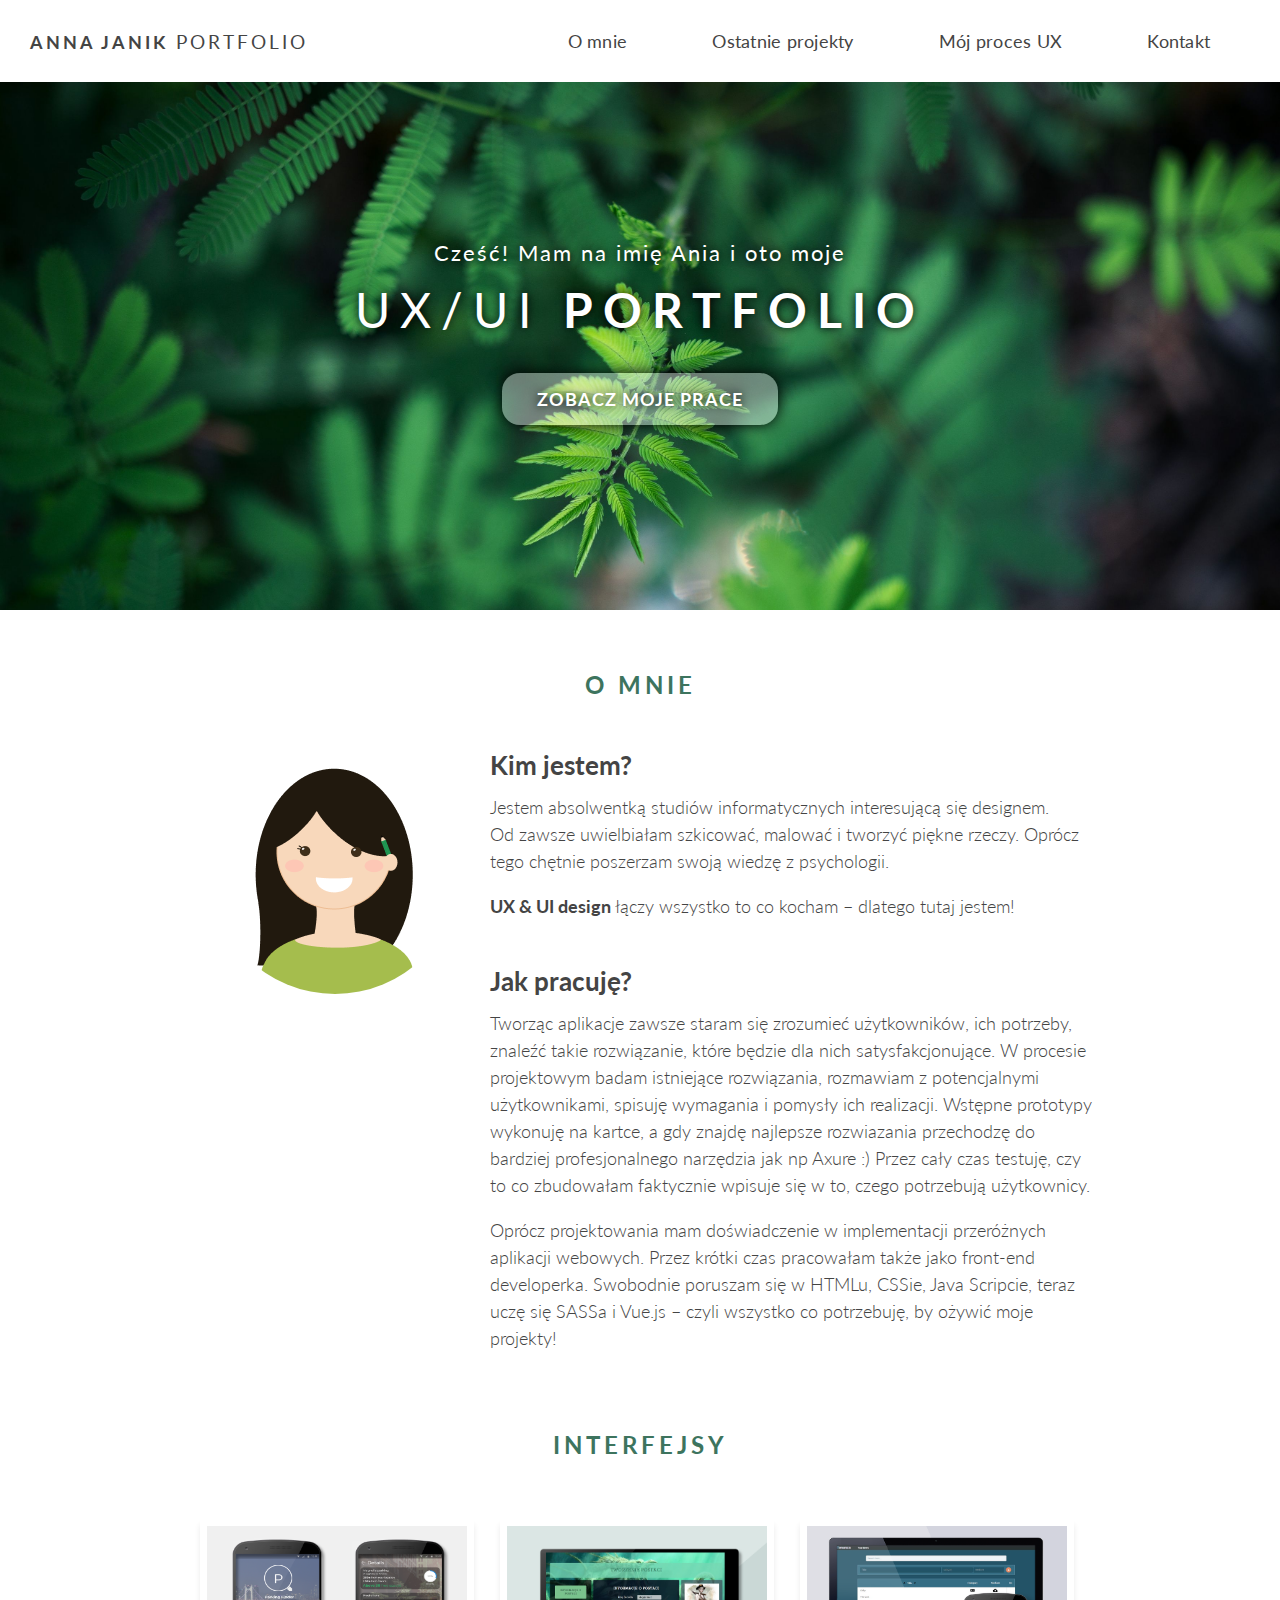
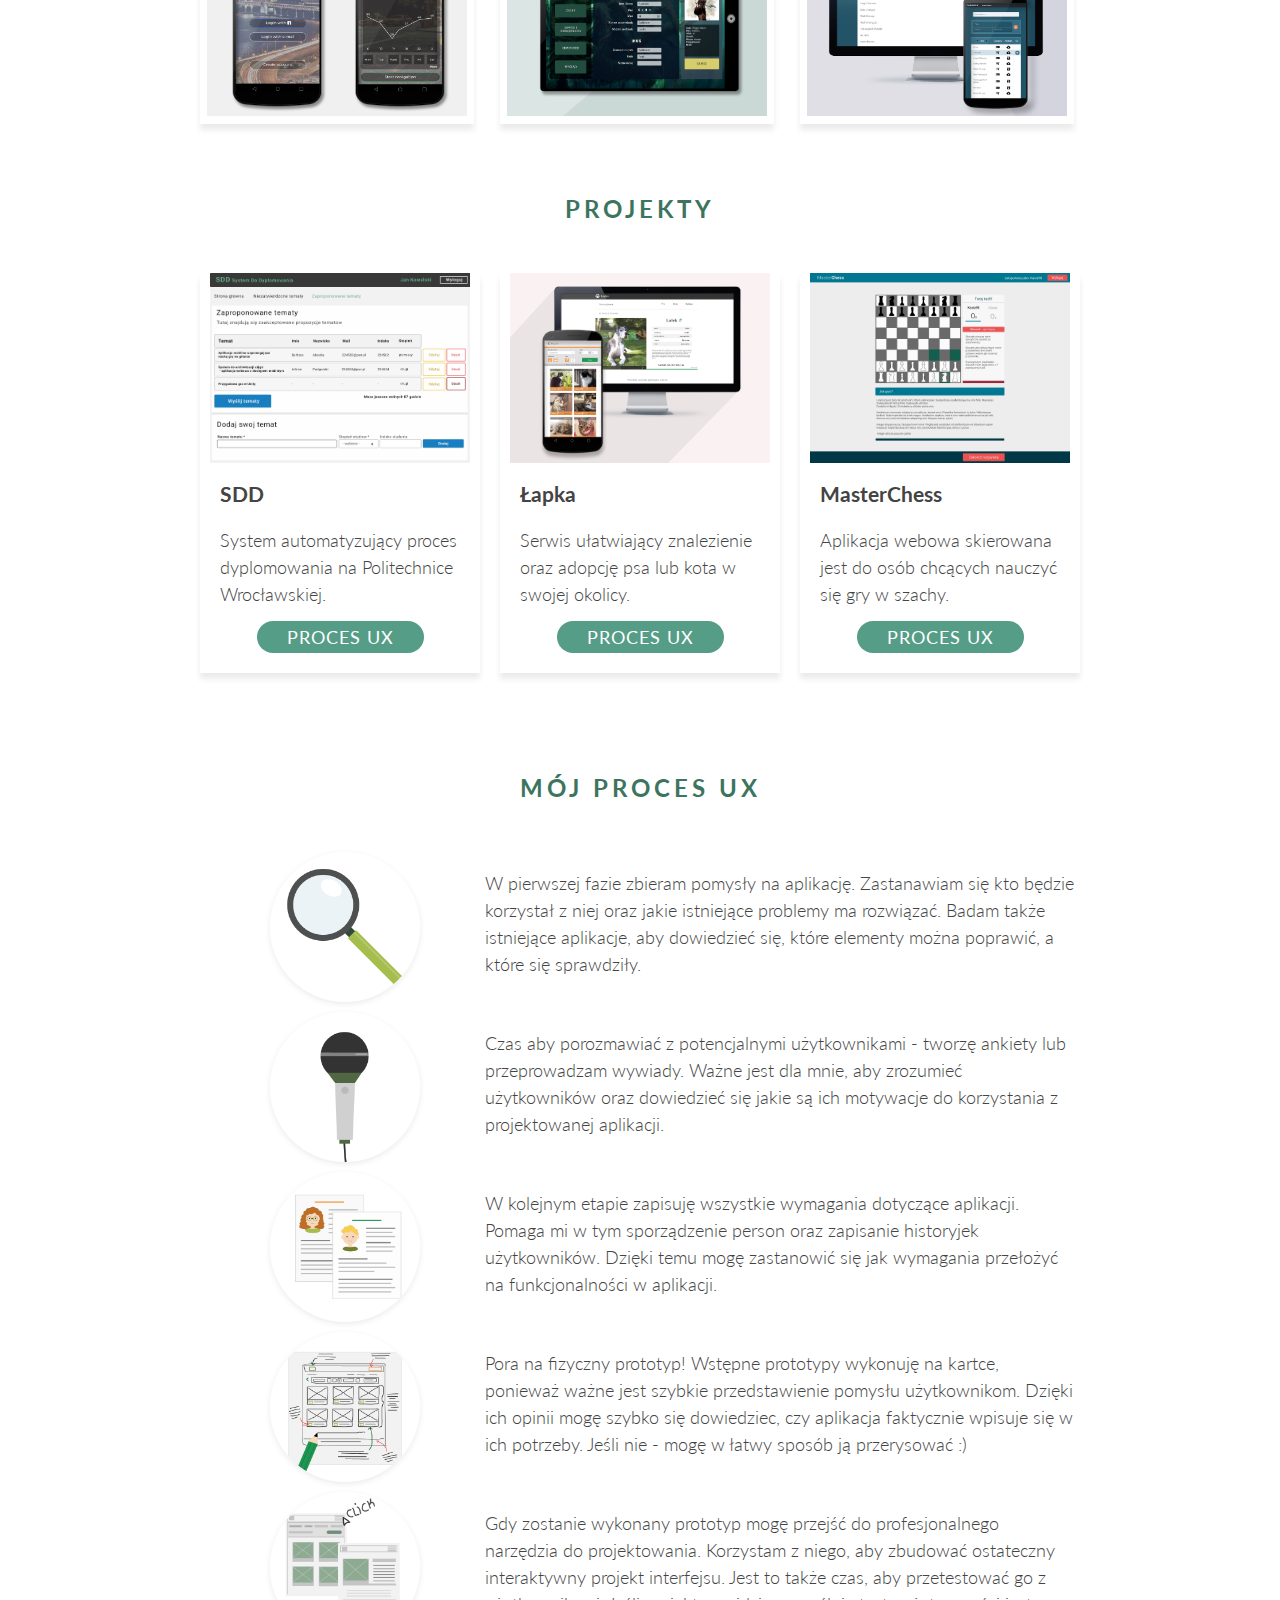
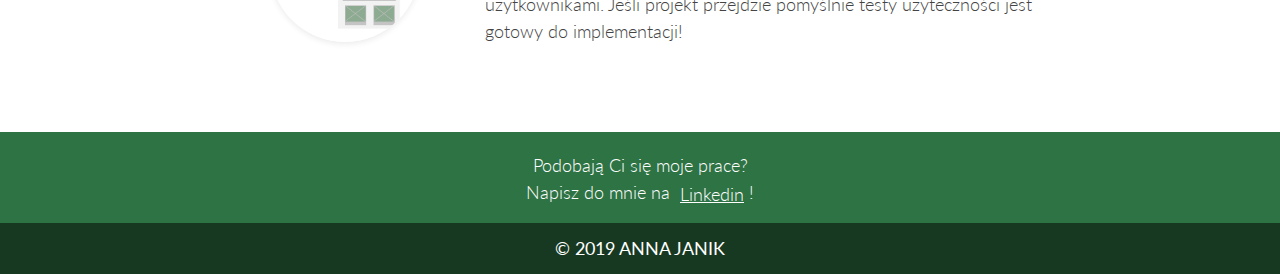
<file: index.html>
<!DOCTYPE  html>
<html lang='pl'>
<head>
	<meta charset='utf-8'>
	<title>Portfolio - Anna</title>
	<link href='static/styles.css' rel='stylesheet'/>
  <link href="https://fonts.googleapis.com/css?family=Roboto" rel="stylesheet">
	<link href="https://fonts.googleapis.com/css?family=Raleway" rel="stylesheet">
	<link href="https://fonts.googleapis.com/css?family=Lato:300,400,700,900" rel="stylesheet">
	<link href="https://fonts.googleapis.com/css?family=Lora:400,700|Montserrat:300,400,400i,500,600|Open+Sans:300,300i,400,600" rel="stylesheet">
	<script type="text/javascript">
	  var _paq = _paq || [];
	  _paq.push(['trackPageView']);
	  _paq.push(['enableLinkTracking']);
	  (function() {
	    var u="//stats11.mydevil.net/";
	    _paq.push(['setTrackerUrl', u+'piwik.php']);
	    _paq.push(['setSiteId', '301']);
	    var d=document, g=d.createElement('script'), s=d.getElementsByTagName('script')[0];
	    g.type='text/javascript'; g.async=true; g.defer=true; g.src=u+'piwik.js'; s.parentNode.insertBefore(g,s);
	  })();
	</script>
</head>
<body>
<!--<img src="https://stats11.mydevil.net/piwik.php?idsite=301&amp;rec=1&amp;action_name=portfolio" style="border:0" alt="" />--->
<div id="content">
  <div class="wrapper">
		<div class="box home">

			</nav>
			<div id="introduction">
				<nav class="home">
					<div class="top-links">
							<a id="me"><span class="bold">Anna Janik</span> portfolio</a>
								<a href="#about">O mnie</a>
								<a href="#design">Ostatnie projekty</a>
								<a href="#uxprocess">Mój proces UX</a>
								<a href="#contact">Kontakt</a>
					</div>
					<h1>Cześć! Mam na imię Ania i oto moje</h1>
					<h2>UX/UI <span class="bold uppercase">portfolio</span></h2>
					<div class="button"><a href="#design" class="button primary center uppercase">zobacz moje prace</a></div>
			</div>
		</div>

		<div id="about"><p class="hidden">about</p>
			<h3 id="h3-about" class="header uppercase">O mnie</h3>
			<div class="grid about">
				<img src="static/icons/avatar2.png" class="avatar"></img>
				<div class="who-i-am">
					<h4>Kim jestem?</h4>
					<p class="medium">
						Jestem absolwentką studiów informatycznych interesującą się designem.</br>
						Od zawsze uwielbiałam szkicować, malować i tworzyć piękne rzeczy.
						Oprócz tego chętnie poszerzam swoją wiedzę z psychologii.
					</p>
					<p class="medium">
						<span class="bold">UX & UI design</span> łączy wszystko to co kocham &ndash; dlatego tutaj jestem!
						<br><br>
					</p>
					<h4>Jak pracuję?</h4>
					<p class="medium">
						Tworząc aplikacje zawsze staram się zrozumieć użytkowników, ich potrzeby, znaleźć takie rozwiązanie,
						które będzie dla nich satysfakcjonujące. W procesie projektowym badam istniejące rozwiązania, rozmawiam
						z potencjalnymi użytkownikami, spisuję wymagania i pomysły ich realizacji. Wstępne prototypy wykonuję
						 na kartce, a gdy znajdę najlepsze rozwiazania przechodzę do bardziej profesjonalnego narzędzia
						 jak np Axure :) Przez cały czas testuję, czy to co zbudowałam faktycznie wpisuje się w to, czego potrzebują użytkownicy.
					</p>
						<!--<p class="medium">
						W większości projektów pracuję w zespole &ndash; nie tylko jako designerka.
						Często zajmuję się także projektowaniem oprogramowania:
						tworzę schematy baz danych, specyfikuję wymagania użytkowników, projektuję diagramy UML czy piszę scenariusze przypadków użycia.
						<br><br>
					</p>
				-->
					<p class="medium">
						Oprócz projektowania mam doświadczenie w implementacji przeróżnych aplikacji webowych.
						Przez krótki czas pracowałam także jako front-end developerka.
						Swobodnie poruszam się w HTMLu, CSSie, Java Scripcie, teraz uczę się SASSa i Vue.js &ndash;
						czyli wszystko co potrzebuję, by ożywić moje projekty!
					</p>
				</div>
			</div>
		</div>

		<div id="design"><p class="hidden ">design</p>
			<h3 class="header uppercase">Interfejsy</h3>
			<div class="grid design">

				<div id="myModal" class="modal">
					<span class="close">&times;</span>
					<div id="caption"></div>
				</div>

				<div class="design1">
						<img src="static/img/parking.png" class="image" onclick="zoomImg(1, 5)"></img>
				</div>
				<div class="design2">
						<img src="static/img/cthulhu.png" class="image" onclick="zoomImg(2, 4)"></img>
				</div>
				<div class="design3">
						<img src="static/img/bonanza.png" class="image" onclick="zoomImg(5, 4)"></img>
				</div>
			</div>

			<div id="design"><p class="hidden uppercase">design</p>
		<h3 class="header uppercase">projekty</h3>
		<div id="myModal" class="modal">
			<span class="close">&times;</span>
			<div id="caption"></div>
		</div>

		<div class="grid implem">
			<div class="implem1">
				<img src="static/img/sdd.png" class="image" onclick="zoomImg(7, 2)"></img>

					<div class="descr1">
						<p class="medium project-name">SDD</p>
						<p class="medium">
							System automatyzujący proces dyplomowania na Politechnice Wrocławskiej.
						</p>
						<!--<p class="medium">
							Aplikacja ma na celu przyspieszenie i ułatwienie pracy studentom oraz pracownikom politechniki.
						</p>
					-->
						<div class="button"><a href="sdd.html" class="button secondary center uppercase">Proces UX</a></div>

					</div>
			</div>

				<div class="implem2">
						<img src="static/img/lapka.png" class="image" onclick="zoomImg(3, 4)"></img>
						<div class="descr2">
							<p class="medium project-name">Łapka</p>
							<p class="medium">
								Serwis ułatwiający znalezienie oraz adopcję psa lub kota w swojej okolicy.
							</p>
							<div class="button"><a href="lapka.html" class="button secondary center uppercase">Proces UX</a></div>
						</div>
				</div>

				<div class="implem3">
						<img src="static/img/chess.png" class="image" onclick="zoomImg(4, 7)"></img>

						<div class="descr3">
							<p class="medium project-name">MasterChess</p>
							<p class="medium">
								Aplikacja webowa skierowana jest do osób chcących nauczyć się gry w szachy.
							</p>
							<div class="button"><a href="masterchess.html" class="button secondary center uppercase">Proces UX</a></div>

						</div>
				</div>
			</div>
	<!--
					<div class="grid implem">
					<div class="implem1">
							<img src="static/img/BoardGames.png" class="image"></img>
							<div class="descr1">
								<p class="medium project-name">BoardGames</p>
								<p class="medium">
									Strona dla miłośników gier planszowych umożliwiająca rozgrywki online.
								</p>
								<p class="medium">
									Ułatwi znalezienie wymarzonego zwierzaka w swojej okolicy oraz pozwoli na zamieszczanie ogłoszeń.<br>
								</p>
								<div class="button"><a href="lapka.html" class="button secondary center uppercase">Proces UX</a></div>
							</div>
					</div>

 -->
							<!-- <div class="implem2">
									<img src="static/img/chess.png" class="image" onclick="zoomImg(4, 7)"></img>
									<div class="descr2">
										<p class="medium project-name">MasterChess</p>
										<p class="medium">
											Aplikacja webowa skierowana jest do osób chcących nauczyć się gry w szachy.
										</p>
										<div class="button"><a href="masterchess.html" class="button secondary center uppercase">Proces UX</a></div>
									</div>
							</div>

							<div class="implem3">
									<img src="static/img/sdd.png" class="image" onclick="zoomImg(7, 2)"></img>
									<div class="descr3">
										<p class="medium project-name">SDD</p>
										<p class="medium">
											System automatyzujący proces dyplomowania na Politechnice Wrocławskiej.
										</p>
										<div class="button"><a href="sdd.html" class="button secondary center uppercase">Proces UX</a></div>
									</div>
							</div> -->
						</div>

		</div>
		<div id="uxprocess"><p class="hidden">ux</p>
				<h3 class="header uppercase">Mój proces ux</h3>
				<div class="grid ux">
					<div class="ux1">
							<img src="static/icons/1.png" class="icon"></img>
					</div>
					<div class="ux1-content">
						<p class="medium">W pierwszej fazie zbieram pomysły na aplikację.
							Zastanawiam się kto będzie korzystał z niej oraz jakie istniejące problemy ma rozwiązać.
							 Badam także istniejące aplikacje, aby dowiedzieć się, które elementy można poprawić, a które się sprawdziły.
						</p>
					</div>
					<div class="ux2">
							<img src="static/icons/2.png" class="icon"></img>
					</div>
					<div class="ux2-content">
						<p class="medium">Czas aby porozmawiać z potencjalnymi użytkownikami - tworzę ankiety lub przeprowadzam wywiady. Ważne jest dla mnie, aby zrozumieć użytkowników oraz dowiedzieć
							się jakie są ich motywacje do korzystania z projektowanej aplikacji. </p>
					</div>
					<div class="ux3">
							<img src="static/icons/3.png" class="icon"></img>
					</div>
					<div class="ux3-content">
						<p class="medium">W kolejnym etapie zapisuję wszystkie wymagania dotyczące aplikacji. Pomaga mi w tym sporządzenie person
						oraz zapisanie historyjek użytkowników. Dzięki temu mogę zastanowić się jak wymagania przełożyć na funkcjonalności w aplikacji.</p>
					</div>
					<div class="ux4">
							<img src="static/icons/4.png" class="icon"></img>
					</div>
					<div class="ux4-content">
						<p class="medium">Pora na fizyczny prototyp! Wstępne prototypy wykonuję na kartce,
							ponieważ ważne jest szybkie przedstawienie pomysłu użytkownikom. Dzięki ich opinii mogę szybko się dowiedziec, czy
							aplikacja faktycznie wpisuje się w ich potrzeby. Jeśli nie - mogę w łatwy sposób ją przerysować :)</p>
					</div>
					<div class="ux6">
							<img src="static/icons/6.png" class="icon"></img>
					</div>
					<div class="ux6-content">
						<p class="medium">Gdy zostanie wykonany prototyp mogę przejść do profesjonalnego narzędzia do projektowania.
						Korzystam z niego, aby zbudować ostateczny interaktywny projekt interfejsu. Jest to także czas, aby przetestować
					  go z użytkownikami. Jeśli projekt przejdzie pomyślnie testy użyteczności jest gotowy do implementacji!</p>
					</div>
			</div>

		</div>

			</div>


  </div>
	<footer class="footer" id="contact">
		<p>Podobają Ci się moje prace?<br>Napisz do mnie na <a href="https://www.linkedin.com/in/janik-anna/" target="_blank">Linkedin</a>!</p>
		<div>
			<p id="sign">&copy 2019 ANNA JANIK</p>
		</div>
	</footer>
</div>
  <script>
		function chooseIcon(n){
			var view = document.getElementById('viewImgContent');

			while (view.firstChild) {
			  view.removeChild(view.firstChild);
			}

			var spanElement = document.createElement("span");
			spanElement.innerHTML = '<img class="view" src="static/img/ux/' + n + '.png">';
			view.appendChild(spanElement);
		}


		function zoomImg(n, m){ //n = name, m = number of images
			var modal = document.getElementById('myModal');
			var captionText = document.getElementById("caption");

			while (modal.firstChild) {
			  modal.removeChild(modal.firstChild);
			}

			var spanElement = document.createElement("span");
			spanElement.innerHTML = '<span class="close">&times;</span>';
			modal.appendChild(spanElement);

			var modalsImg = [];
			var srcs = [];

			for (i=1; i<(m+1); i++){
				var imgElement = document.createElement("span");
				imgElement.innerHTML = '<img class="modal-content" id="' + 'img0' + i + '">';
				modal.appendChild(imgElement);

				id = "img0"+i;
				modalsImg.push(document.getElementById(id));
				srcs.push('static/img/' + n + '/' + i + '.png');
				modalsImg[i-1].src = srcs[i-1];
			}

			var divElement = document.createElement("span");
			divElement.innerHTML = '<div id="caption"></div>';
			modal.appendChild(divElement);

			modal.style.display = "block";
			captionText.innerHTML = this.alt;

			// Get the <span> element that closes the modal
			var span = document.getElementsByClassName("close")[0];

			// When the user clicks on <span> (x), close the modal
			span.onclick = function() {
					modal.style.display = "none";
			}
		}
  </script>
</body>
</html>
</file>
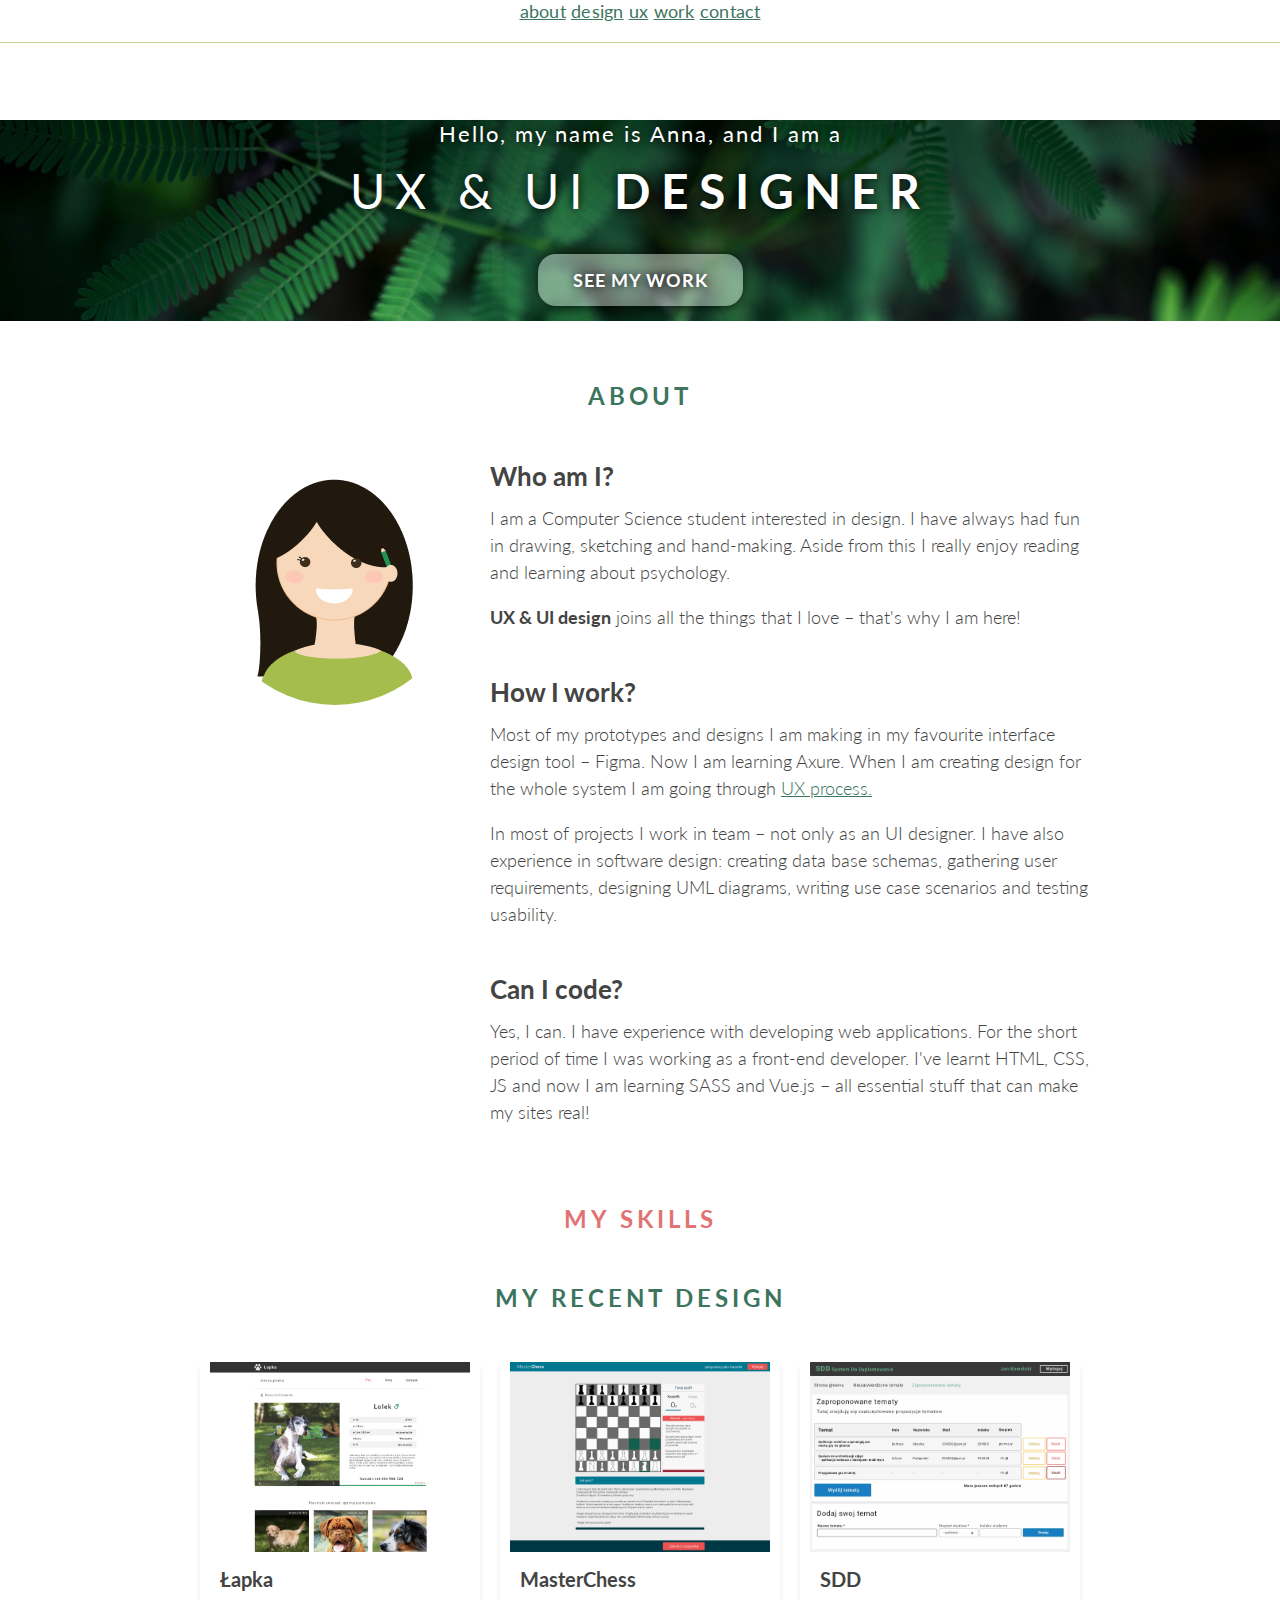
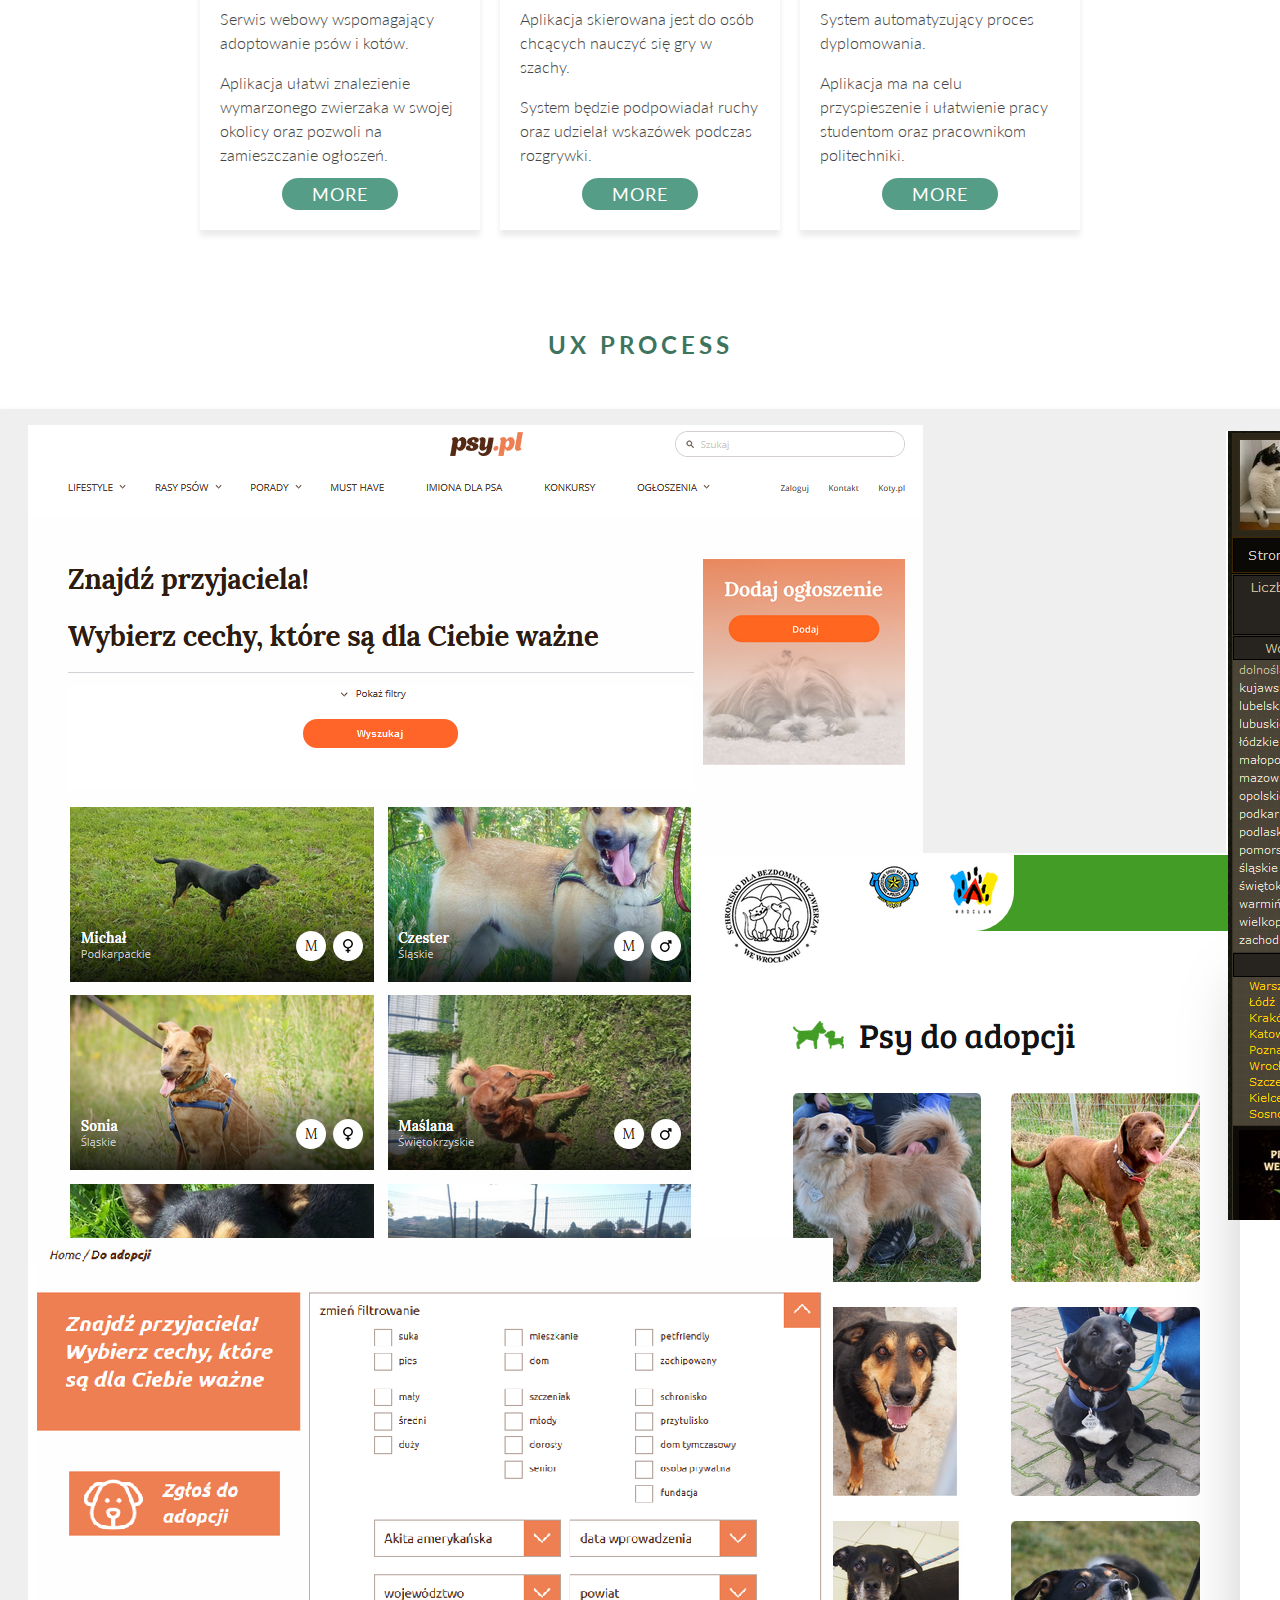
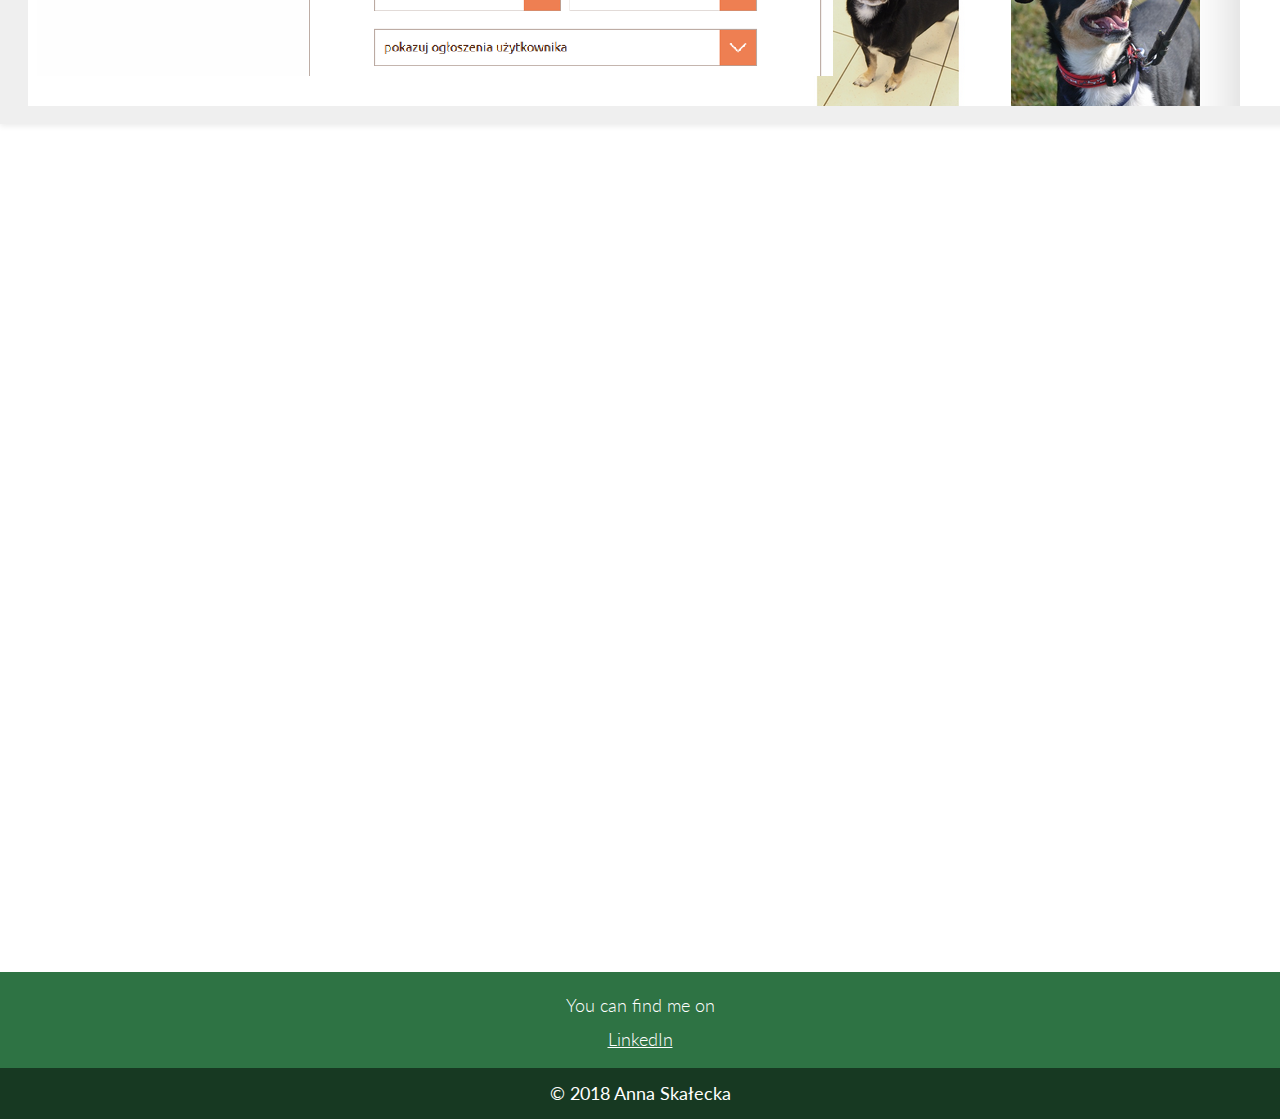
<file: index2.html>
<!DOCTYPE  html>
<html lang='pl'>
<head>
	<meta charset='utf-8'>
	<title>Portfolio - Anna</title>
	<link href='static/styles.css' rel='stylesheet'/>
  <link href="https://fonts.googleapis.com/css?family=Roboto" rel="stylesheet">
	<link href="https://fonts.googleapis.com/css?family=Raleway" rel="stylesheet">
	<link href="https://fonts.googleapis.com/css?family=Lato:400,700,900" rel="stylesheet">
	<link href="https://fonts.googleapis.com/css?family=Lora:400,700|Montserrat:300,400,400i,500,600|Open+Sans:300,300i,400,600" rel="stylesheet">
  <script src="https://npmcdn.com/vue/dist/vue.js"></script>
</head>
<body>

<div id="content">
  <div class="wrapper">
		<div class="box home">
			<nav class="home">
				<a href="#about">about</a>
				<a href="#design">design</a>
				<a href="#uxprocess">ux</a>
				<a href="#uxprocess">work</a>
				<a href="#contact">contact</a>
				<hr>
			</nav>
			<div id="introduction">
				<h1>Hello, my name is Anna, and I am a</h1>
				<h2>UX & UI <span class="bold uppercase">designer</span></h2>
				<div class="button"><a href="#design" class="button primary center uppercase">see my work</a></div>
			</div>
		</div>

		<div id="about"><p class="hidden">about</p>
			<h3 id="h3-about" class="header uppercase">about</h3>
			<div class="grid about">
				<img src="static/icons/avatar2.png" class="avatar"></img>
				<div class="who-i-am">
					<h4>Who am I?</h4>
					<p class="medium">
						I am a Computer Science student interested in design.
						I have always had fun in drawing, sketching and hand-making.
						Aside from this I really enjoy reading and learning about psychology.
					</p>
					<p class="medium">
						<span class="bold">UX & UI design</span> joins all the things that I love &ndash; that's why I am here!
						<br><br>
					</p>
					<h4>How I work?</h4>
					<p class="medium">
						Most of my prototypes and designs I am making in my favourite interface design tool &ndash; Figma.
						Now I am learning Axure.
						When I am creating design for the whole system I am going through <a class="some-link" href="#uxprocess">UX process.</a>
					</p>
						<p class="medium">
						In most of projects I work in team &ndash; not only as an UI designer.
						I have also experience in software design:
						creating data base schemas, gathering user requirements,
						designing UML diagrams, writing use case scenarios and testing usability.
						<br><br>
					</p>
					<h4>Can I code?</h4>
					<p class="medium">
						Yes, I can. I have experience with developing web applications.
						For the short period of time I was working as a front-end developer.
						I've learnt HTML, CSS, JS and now I am learning SASS and Vue.js &ndash;
						all essential stuff that can make my sites real!
					</p>
				</div>
			</div>
		</div>
		<div id="design"><p class="hidden">design</p>
			<h3 class="header uppercase pink" style="color: #E27373;">My skills</h3>
			<!-- <div class="grid design">

				<div id="myModal" class="modal">
					<span class="close">&times;</span>
					<div id="caption"></div>
				</div>

				<div class="design1">
						<img src="static/img/gallery.png" class="image" onclick="zoomImg(1, 1)"></img>
				</div>
				<div class="design2">
						<img src="static/img/bonanza.jpg" class="image" onclick="zoomImg(5, 5)"></img>
				</div>
				<div class="design3">
						<img src="static/img/mobile.jpg" class="image" onclick="zoomImg(2, 3)"></img>
				</div>
			</div> -->

		<h3 class="header uppercase">MY RECENT DESIGN</h3>
		<div id="myModal" class="modal">
			<span class="close">&times;</span>
			<div id="caption"></div>
		</div>

		<div class="grid implem">
			<div class="implem1">
					<img src="static/img/lapka.jpg" class="image" onclick="zoomImg(3, 5)"></img>
					<div class="descr1">
						<h5>Łapka</h5>
						<p>
							Serwis webowy wspomagający adoptowanie psów i kotów.
						</p>
						<p>
							Aplikacja ułatwi znalezienie wymarzonego zwierzaka w swojej okolicy oraz pozwoli na zamieszczanie ogłoszeń.<br>
						</p>
						<div class="button"><a href="lapka.html" class="button secondary center uppercase">more</a></div>
					</div>
			</div>

				<div class="implem2">
						<img src="static/img/chess.png" class="image" onclick="zoomImg(4, 5)"></img>
						<div class="descr2">
							<h5>MasterChess</h5>
							<p>
								Aplikacja skierowana jest do osób chcących nauczyć się gry w szachy.
							</p>
							<p>
								System będzie podpowiadał ruchy oraz udzielał wskazówek podczas rozgrywki.
							</p>
							<div class="button"><a href="masterchess.html" class="button secondary center uppercase">more</a></div>
						</div>
				</div>

				<div class="implem3">
						<img src="static/img/7/1.png" class="image" onclick="zoomImg(7, 1)"></img>
						<div class="descr3">
							<h5>SDD</h5>
							<p>
								System automatyzujący proces dyplomowania.
							</p>
							<p>
								Aplikacja ma na celu przyspieszenie i ułatwienie pracy studentom oraz pracownikom politechniki.
							</p>
							<div class="button"><a href="sdd.html" class="button secondary center uppercase">more</a></div>
						</div>
				</div>
			</div>

		</div>
		<div id="uxprocess"><p class="hidden">ux</p>
				<h3 class="header uppercase">ux process</h3>
				<div class="grid ux">
					<div class="ux1">
							<img src="static/icons/1.png" class="icon" onclick="chooseIcon(1)"></img>
					</div>
					<div class="ux2">
							<img src="static/icons/2.png" class="icon" onclick="chooseIcon(2)"></img>
					</div>
					<div class="ux3">
							<img src="static/icons/3.png" class="icon" onclick="chooseIcon(3)"></img>
					</div>
					<div id="viewImgContent"class="ux-content">
							<img class="view" src="static/img/ux/1.png">
					</div>
					<div class="ux4">
							<img src="static/icons/4.png" class="icon" onclick="chooseIcon(4)"></img>
					</div>
					<div class="ux5">
							<img src="static/icons/5.png" class="icon" onclick="chooseIcon(5)"></img>
					</div>
					<div class="ux6">
							<img src="static/icons/6.png" class="icon" onclick="chooseIcon(6)"></img>
					</div>
			</div>

		</div>

  </div>
  <footer class="footer" id="contact">
		<p>You can find me on</p>
		<p><a href="https://www.linkedin.com/in/anna-skalecka/" target="_blank">LinkedIn</a></p>
		<div>
			<p id="sign">&copy 2018 Anna Skałecka</p>
		</div>
	</footer>
</div>
  <script>
    // new Vue({
    //   el: '#content',
    //   data: {},
    //   });
		function chooseIcon(n){
			var view = document.getElementById('viewImgContent');

			while (view.firstChild) {
			  view.removeChild(view.firstChild);
			}

			var spanElement = document.createElement("span");
			spanElement.innerHTML = '<img class="view" src="static/img/ux/' + n + '.png">';
			view.appendChild(spanElement);
		}


		function zoomImg(n, m){ //n = name, m = number of images
			var modal = document.getElementById('myModal');
			var captionText = document.getElementById("caption");

			while (modal.firstChild) {
			  modal.removeChild(modal.firstChild);
			}

			var spanElement = document.createElement("span");
			spanElement.innerHTML = '<span class="close">&times;</span>';
			modal.appendChild(spanElement);

			var modalsImg = [];
			var srcs = [];

			for (i=1; i<(m+1); i++){
				var imgElement = document.createElement("span");
				imgElement.innerHTML = '<img class="modal-content" id="' + 'img0' + i + '">';
				modal.appendChild(imgElement);

				id = "img0"+i;
				modalsImg.push(document.getElementById(id));
				srcs.push('static/img/' + n + '/' + i + '.png');
				modalsImg[i-1].src = srcs[i-1];
			}

			var divElement = document.createElement("span");
			divElement.innerHTML = '<div id="caption"></div>';
			modal.appendChild(divElement);

			modal.style.display = "block";
			captionText.innerHTML = this.alt;

			// Get the <span> element that closes the modal
			var span = document.getElementsByClassName("close")[0];

			// When the user clicks on <span> (x), close the modal
			span.onclick = function() {
					modal.style.display = "none";
			}
		}
  </script>
</body>
</html>
</file>
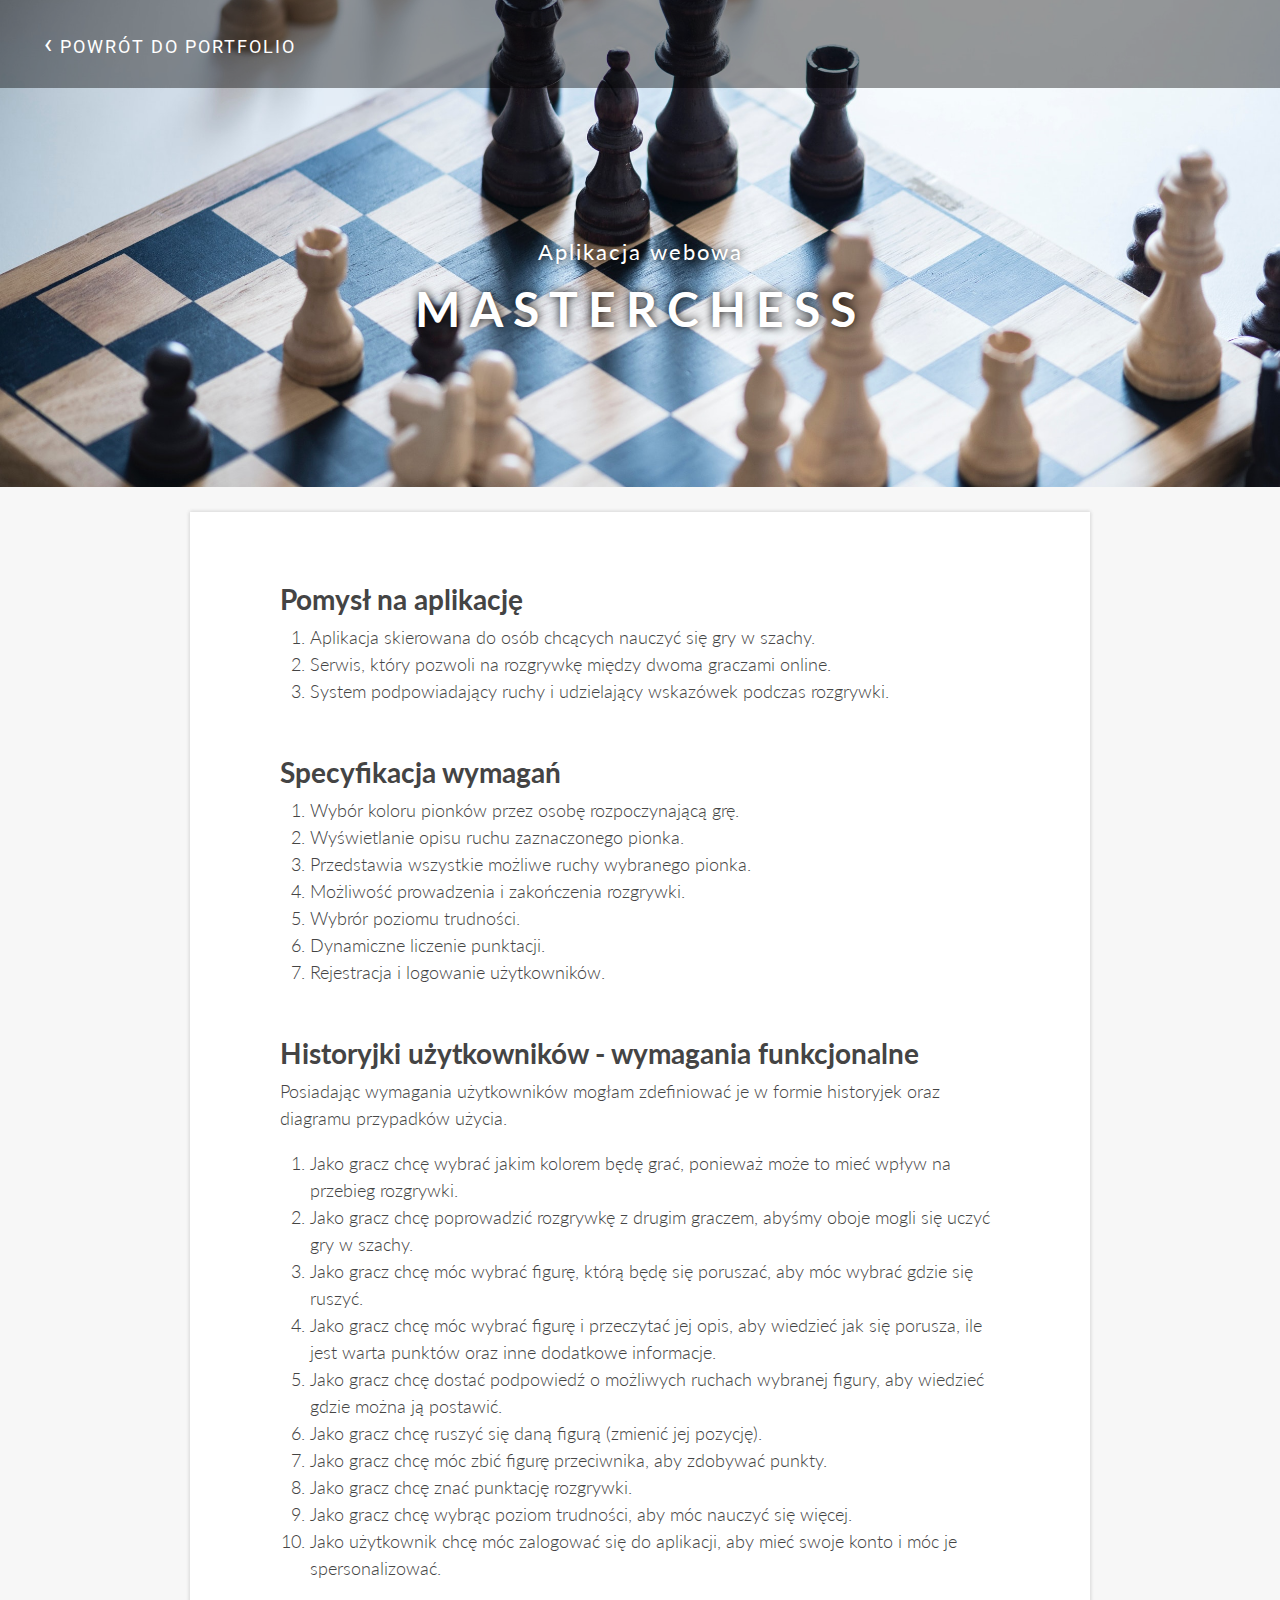
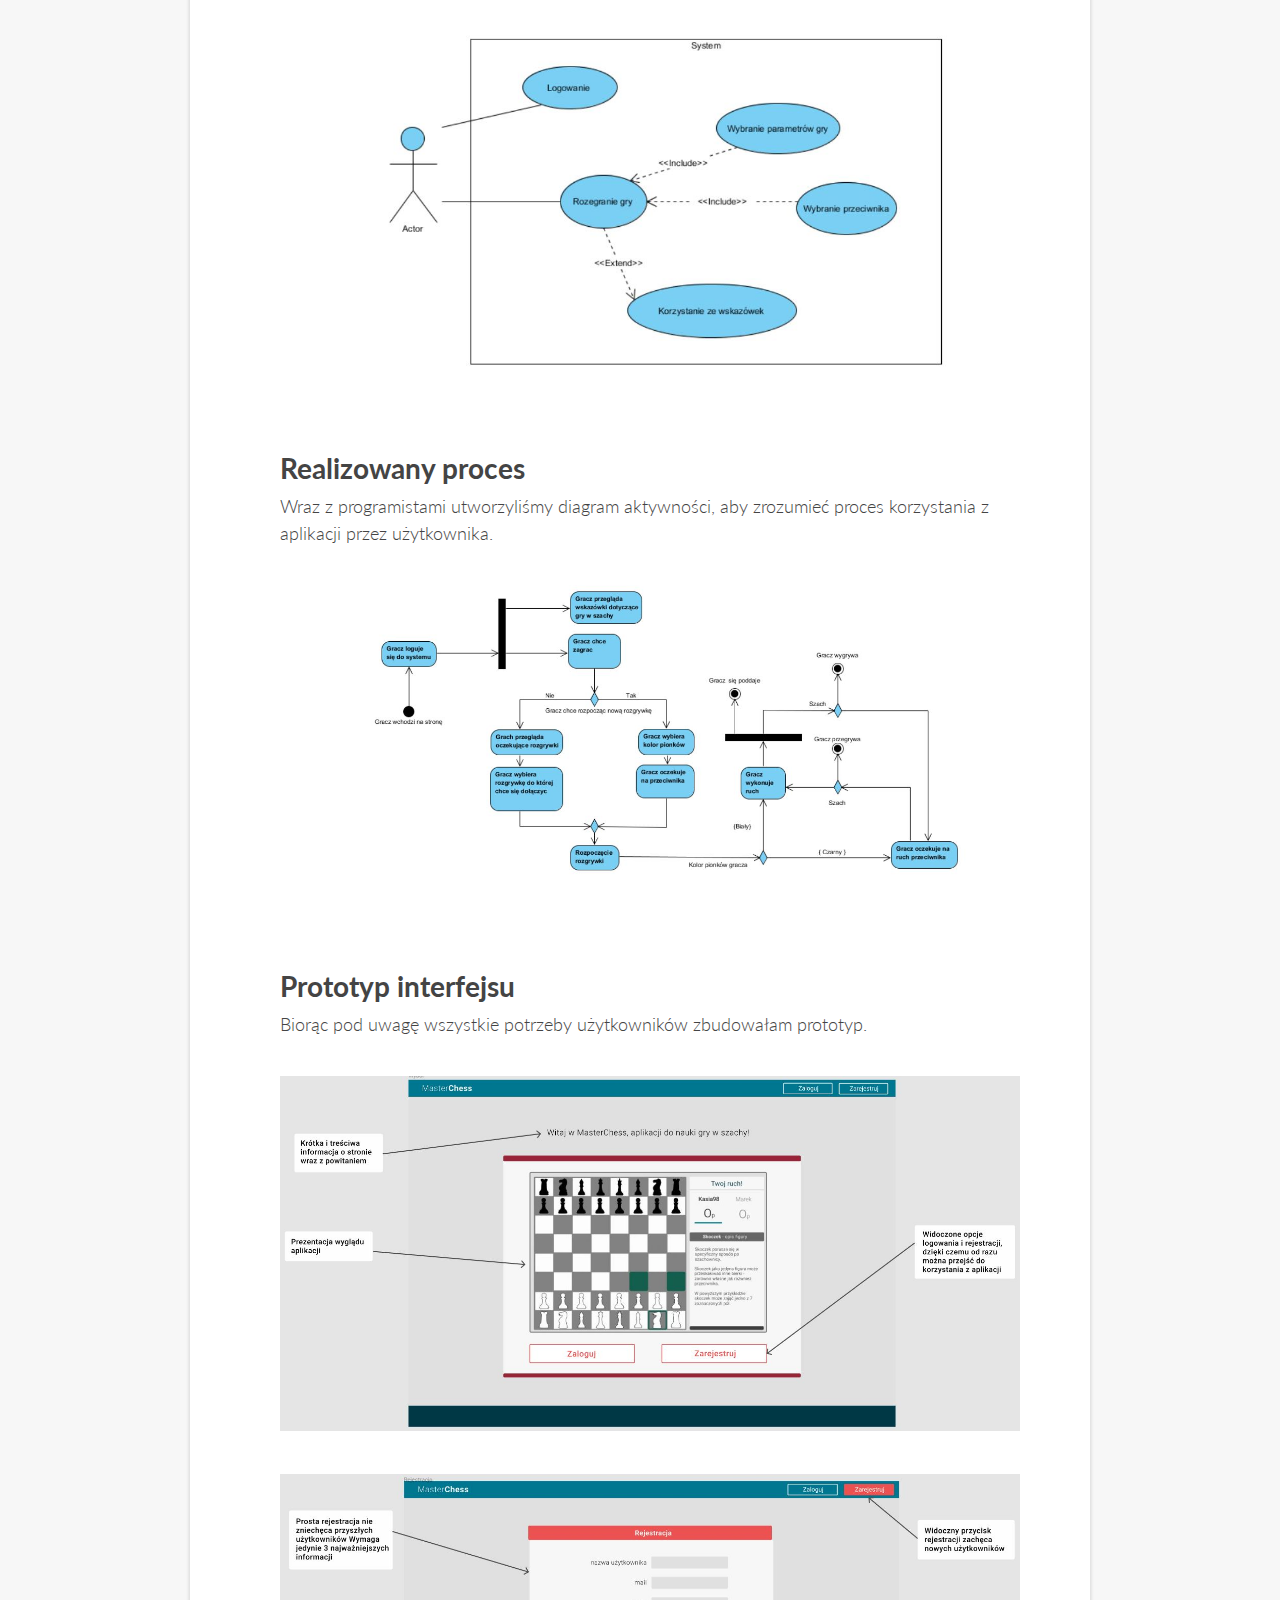
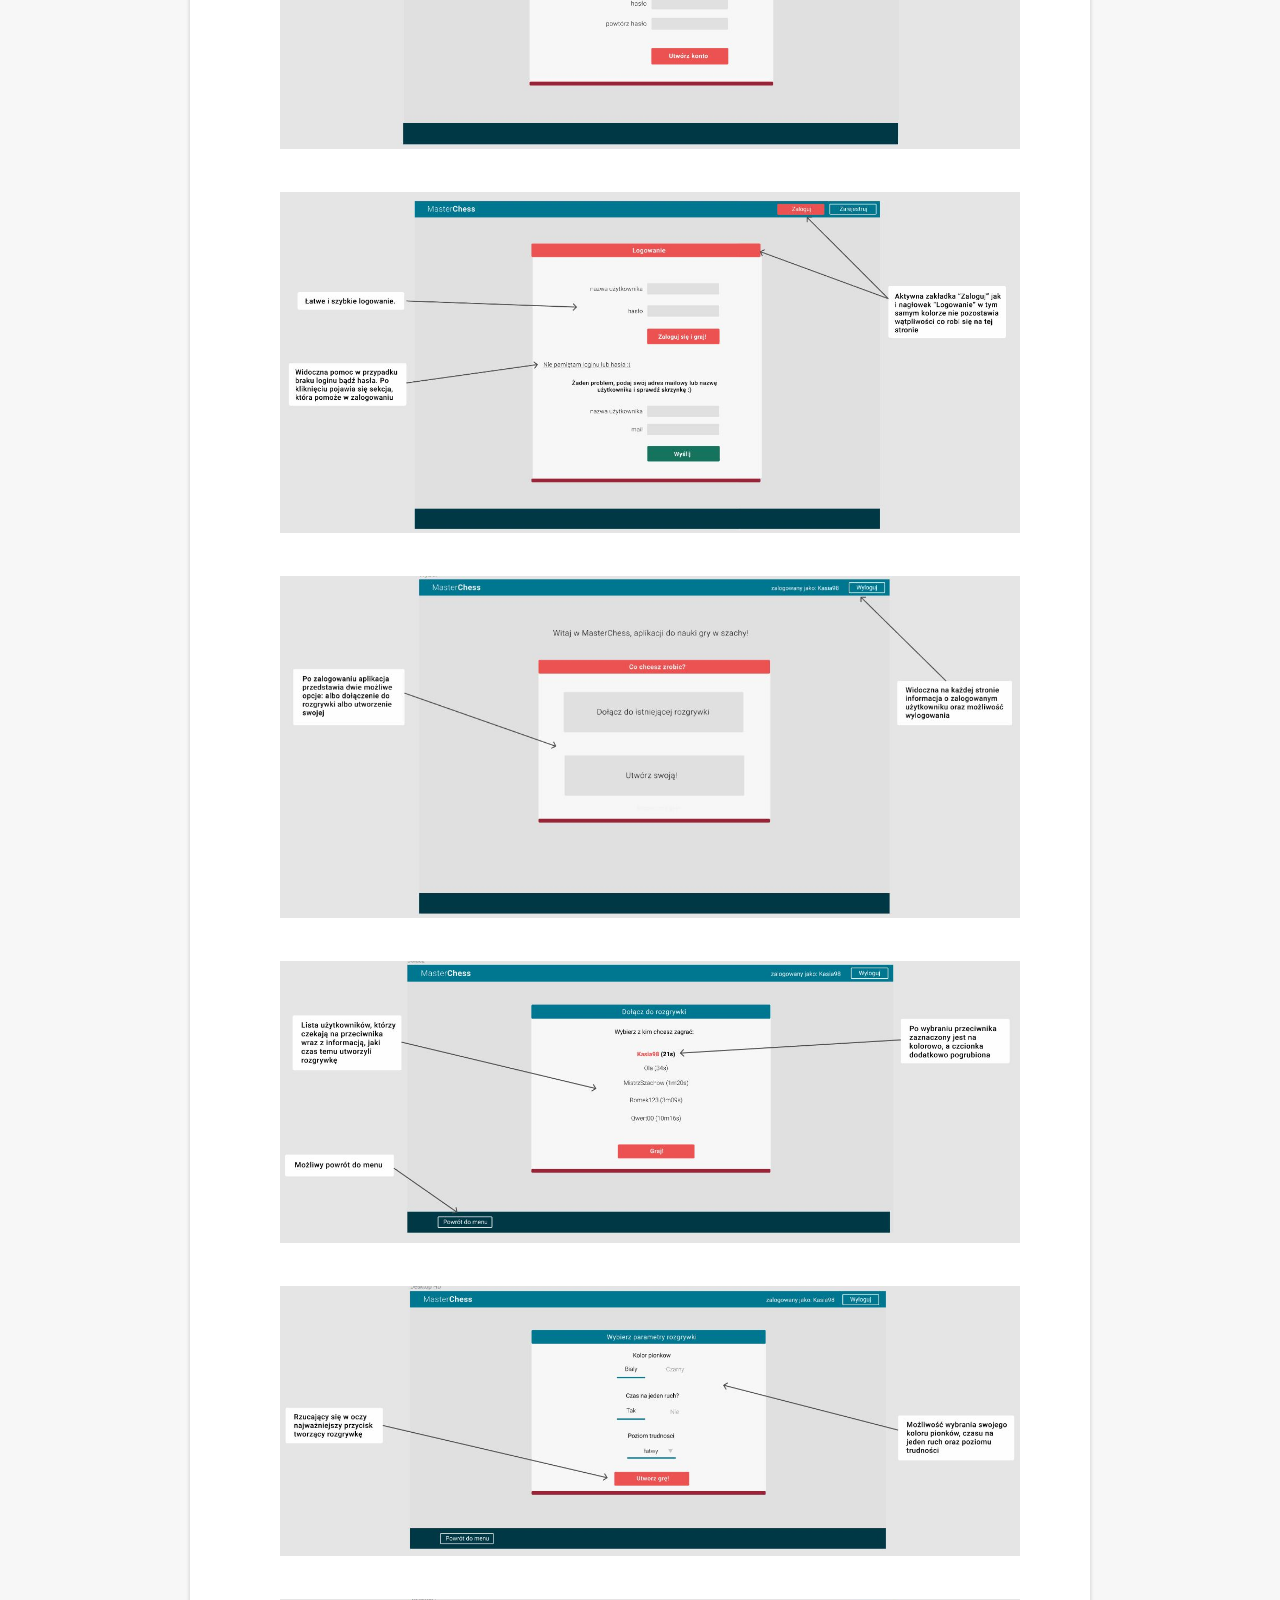
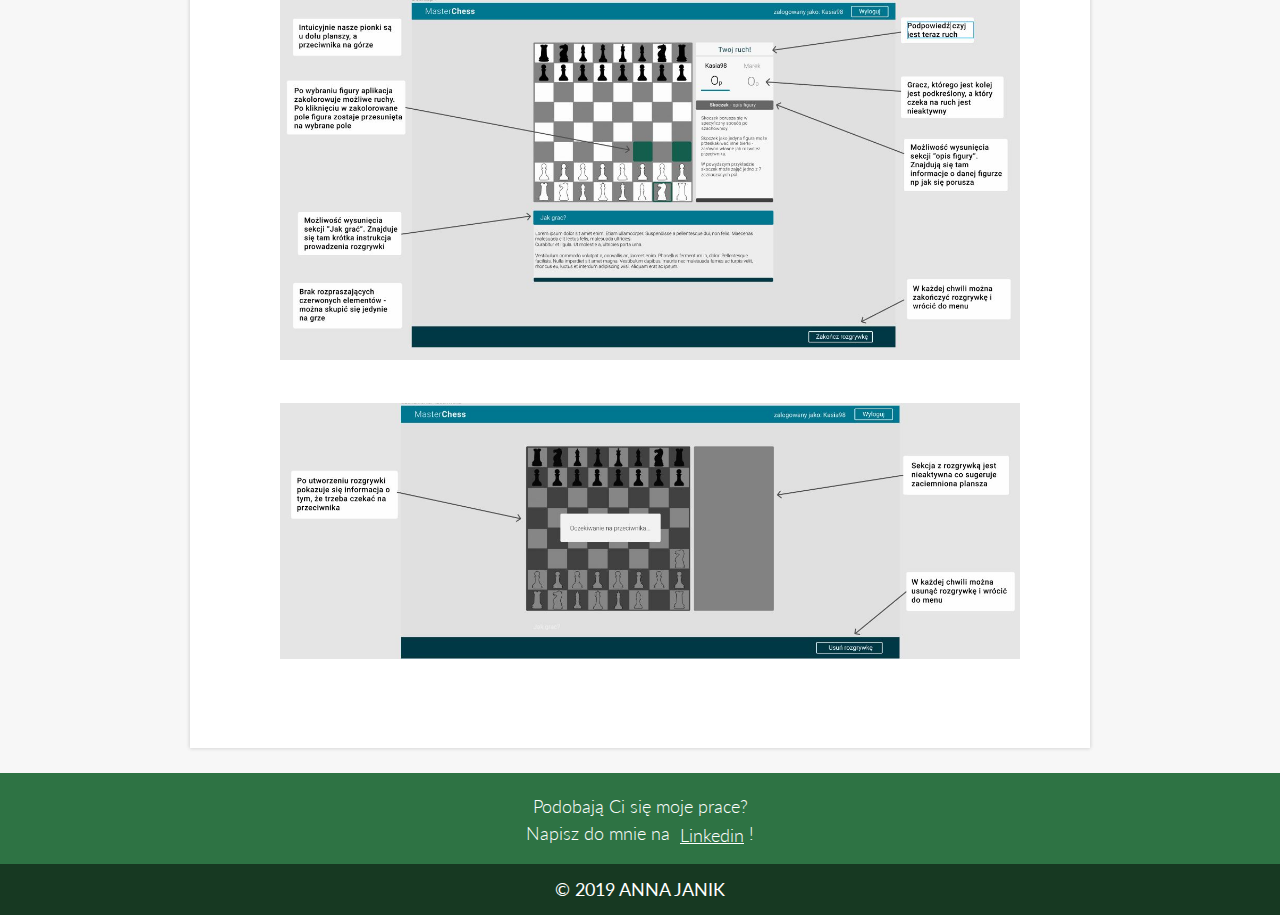
<file: masterchess.html>
<!DOCTYPE  html>
<html lang='pl'>

<head>
	<meta charset='utf-8'>
	<title>Portfolio - Anna</title>
	<link href='static/styles.css' rel='stylesheet' />
	<link href="https://fonts.googleapis.com/css?family=Roboto" rel="stylesheet">
	<link href="https://fonts.googleapis.com/css?family=Raleway" rel="stylesheet">
	<link href="https://fonts.googleapis.com/css?family=Lato:300,400,700,900" rel="stylesheet">
	<link href="https://fonts.googleapis.com/css?family=Lora:400,700|Montserrat:300,400,400i,500,600|Open+Sans:300,300i,400,600" rel="stylesheet">
	<script type="text/javascript">
		var _paq = _paq || [];
		_paq.push(['trackPageView']);
		_paq.push(['enableLinkTracking']);
		(function() {
			var u = "//stats11.mydevil.net/";
			_paq.push(['setTrackerUrl', u + 'piwik.php']);
			_paq.push(['setSiteId', '301']);
			var d = document,
				g = d.createElement('script'),
				s = d.getElementsByTagName('script')[0];
			g.type = 'text/javascript';
			g.async = true;
			g.defer = true;
			g.src = u + 'piwik.js';
			s.parentNode.insertBefore(g, s);
		})();
	</script>
</head>

<body>
	<!--<img src="https://stats11.mydevil.net/piwik.php?idsite=301&amp;rec=1&amp;action_name=portfolio" style="border:0" alt="" />-->
	<div id="content">
		<div class="project-info" id="chess">
			<nav class="powrot lapka">
				<a href="index.html"><span class="lsaquo">&lsaquo;</span> Powrót do portfolio</a>
			</nav>
			<div class="project">
				<h1>Aplikacja webowa</h1>
				<h2><span class="bold uppercase">MasterChess</span></h2>
			</div>
		</div>

		<div class="articles">
			<div class="sections">
				<section class="chapter">
					<h4 class="proj-header">Pomysł na aplikację</h3>
						<ol class="medium">
							<li>Aplikacja skierowana do osób chcących nauczyć się gry w szachy.</li>
							<li>Serwis, który pozwoli na rozgrywkę między dwoma graczami online.</li>
							<li>System podpowiadający ruchy i udzielający wskazówek podczas rozgrywki.</li>
						</ol>
				</section>

				<section class="chapter">
					<h4 class="proj-header">Specyfikacja wymagań</h4>
					<ol class="medium">
						<li>Wybór koloru pionków przez osobę rozpoczynającą grę.</li>
						<li>Wyświetlanie opisu ruchu zaznaczonego pionka.</li>
						<li>Przedstawia wszystkie możliwe ruchy wybranego pionka.</li>
						<li>Możliwość prowadzenia i zakończenia rozgrywki.</li>
						<li>Wybrór poziomu trudności.</li>
						<li>Dynamiczne liczenie punktacji.</li>
						<li>Rejestracja i logowanie użytkowników.</li>
					</ol>
				</section>

				<section class="chapter">
					<h4 class="proj-header">Historyjki użytkowników - wymagania funkcjonalne</h4>
					<p class="medium section">Posiadając wymagania użytkowników mogłam zdefiniować je w formie historyjek oraz diagramu przypadków użycia.</p>
					<ol class="medium">
						<li>Jako gracz chcę wybrać jakim kolorem będę grać, ponieważ może to mieć wpływ na przebieg rozgrywki.</li>
						<li>Jako gracz chcę poprowadzić rozgrywkę z drugim graczem, abyśmy oboje mogli się uczyć gry w szachy.</li>
						<li>Jako gracz chcę móc wybrać figurę, którą będę się poruszać, aby móc wybrać gdzie się ruszyć.</li>
						<li>Jako gracz chcę móc wybrać figurę i przeczytać jej opis, aby wiedzieć jak się porusza, ile jest warta punktów oraz inne dodatkowe informacje.</li>
						<li>Jako gracz chcę dostać podpowiedź o możliwych ruchach wybranej figury, aby wiedzieć gdzie można ją postawić.</li>
						<li>Jako gracz chcę ruszyć się daną figurą (zmienić jej pozycję).</li>
						<li>Jako gracz chcę móc zbić figurę przeciwnika, aby zdobywać punkty.</li>
						<li>Jako gracz chcę znać punktację rozgrywki.</li>
						<li>Jako gracz chcę wybrąc poziom trudności, aby móc nauczyć się więcej.</li>
						<li>Jako użytkownik chcę móc zalogować się do aplikacji, aby mieć swoje konto i móc je spersonalizować.</li>
					</ol>
					<img class="diagram" src="static/img/masterchess/userCase.jpg"></img>
					<p></p>
				</section>

				<section class="chapter">
					<h4 class="proj-header">Realizowany proces</h4>
					<p class="medium section">Wraz z programistami utworzyliśmy diagram aktywności, aby zrozumieć proces korzystania z aplikacji przez użytkownika.</p>
					<img class="diagram" src="static/img/masterchess/active.jpg"></img>
					<p></p>
				</section>

				<section class="chapter">
					<h4 class="proj-header">Prototyp interfejsu</h4>
					<p class="medium section">Biorąc pod uwagę wszystkie potrzeby użytkowników zbudowałam prototyp.</p>
					<img class="diagram" src="static/img/masterchess/figma3.jpg"></img>
					<img class="diagram" src="static/img/masterchess/figma7.jpg"></img>
					<img class="diagram" src="static/img/masterchess/figma2.jpg"></img>
					<img class="diagram" src="static/img/masterchess/figma4.jpg"></img>
					<img class="diagram" src="static/img/masterchess/figma6.jpg"></img>
					<img class="diagram" src="static/img/masterchess/figma5.jpg"></img>
					<img class="diagram" src="static/img/masterchess/figma8.jpg"></img>
					<img class="diagram" src="static/img/masterchess/figma9.jpg"></img>
					<p></p>
				</section>
			</div>
		</div>

		<footer class="footer" id="contact">
			<p>Podobają Ci się moje prace?<br>Napisz do mnie na <a href="https://www.linkedin.com/in/janik-anna/" target="_blank">Linkedin</a>!</p>
			<div>
				<p id="sign">&copy 2019 ANNA JANIK</p>
			</div>
		</footer>
	</div>
</body>

</html>
</file>
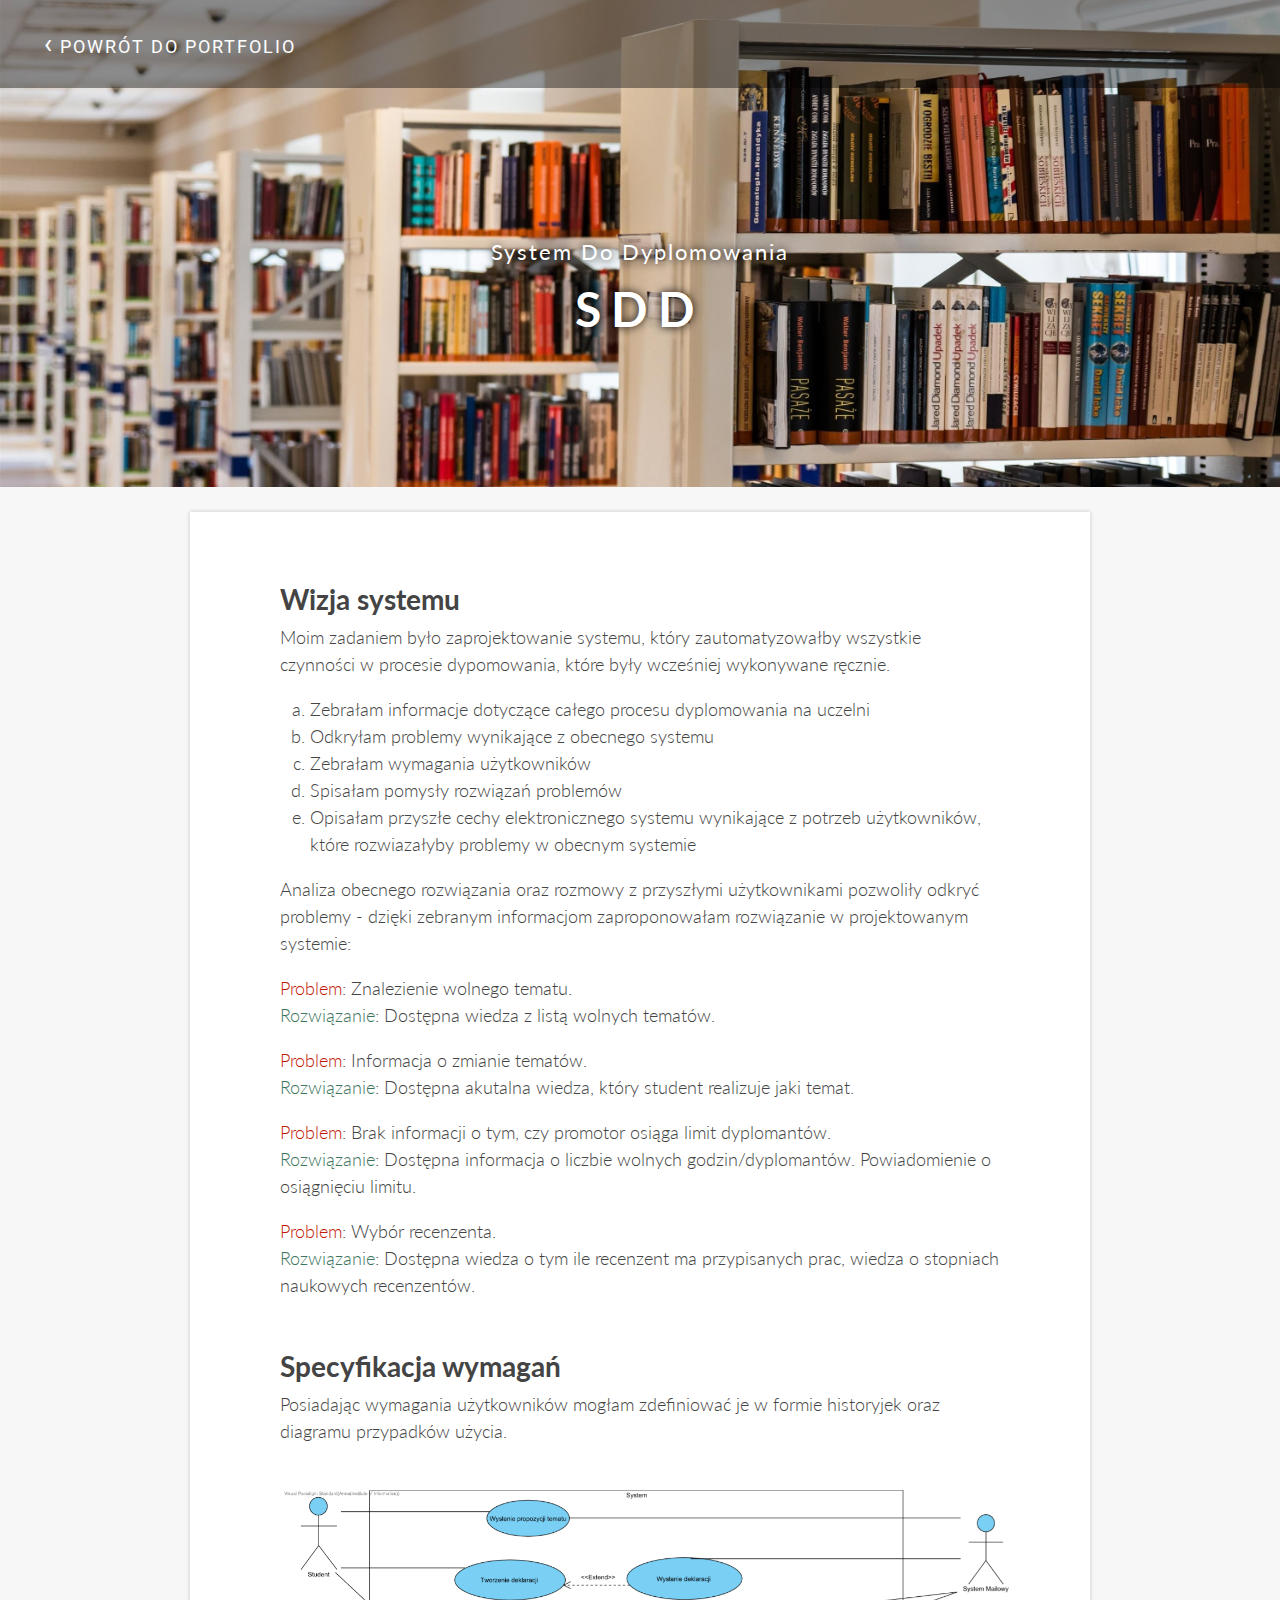
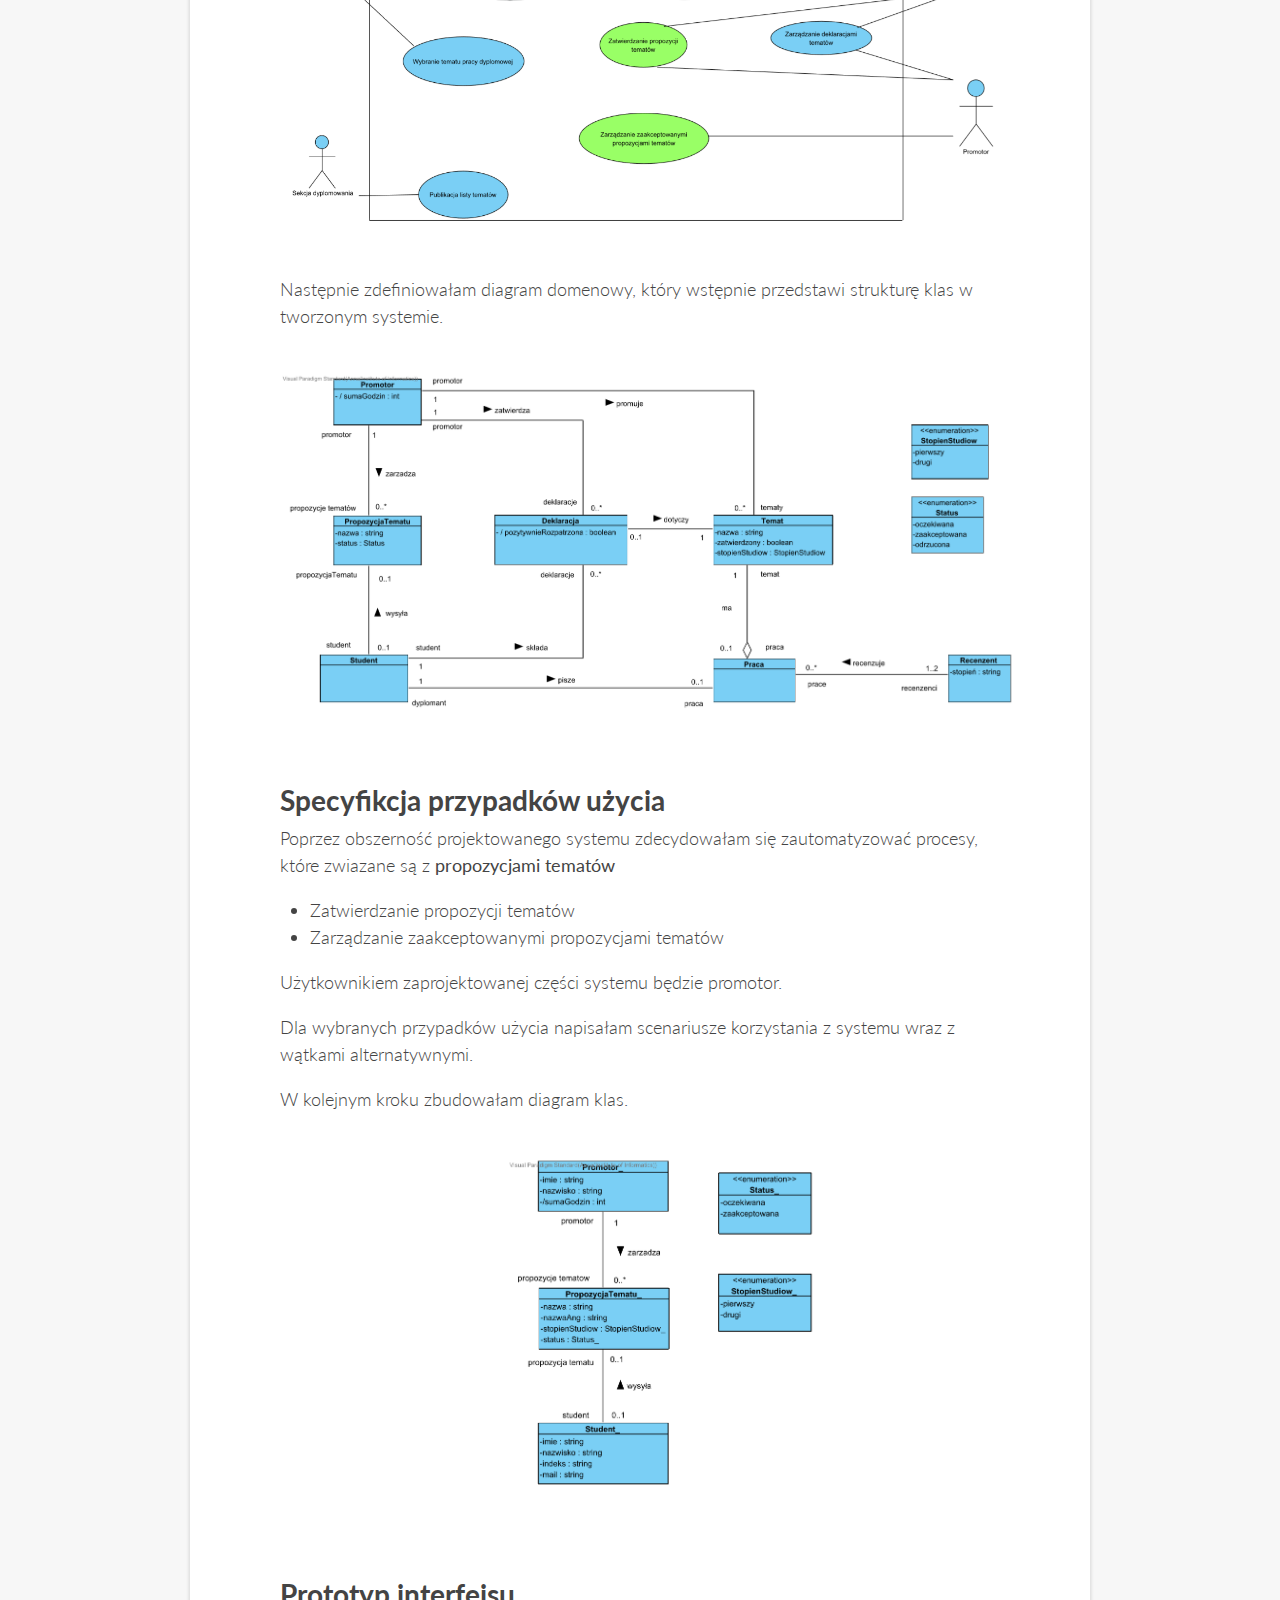
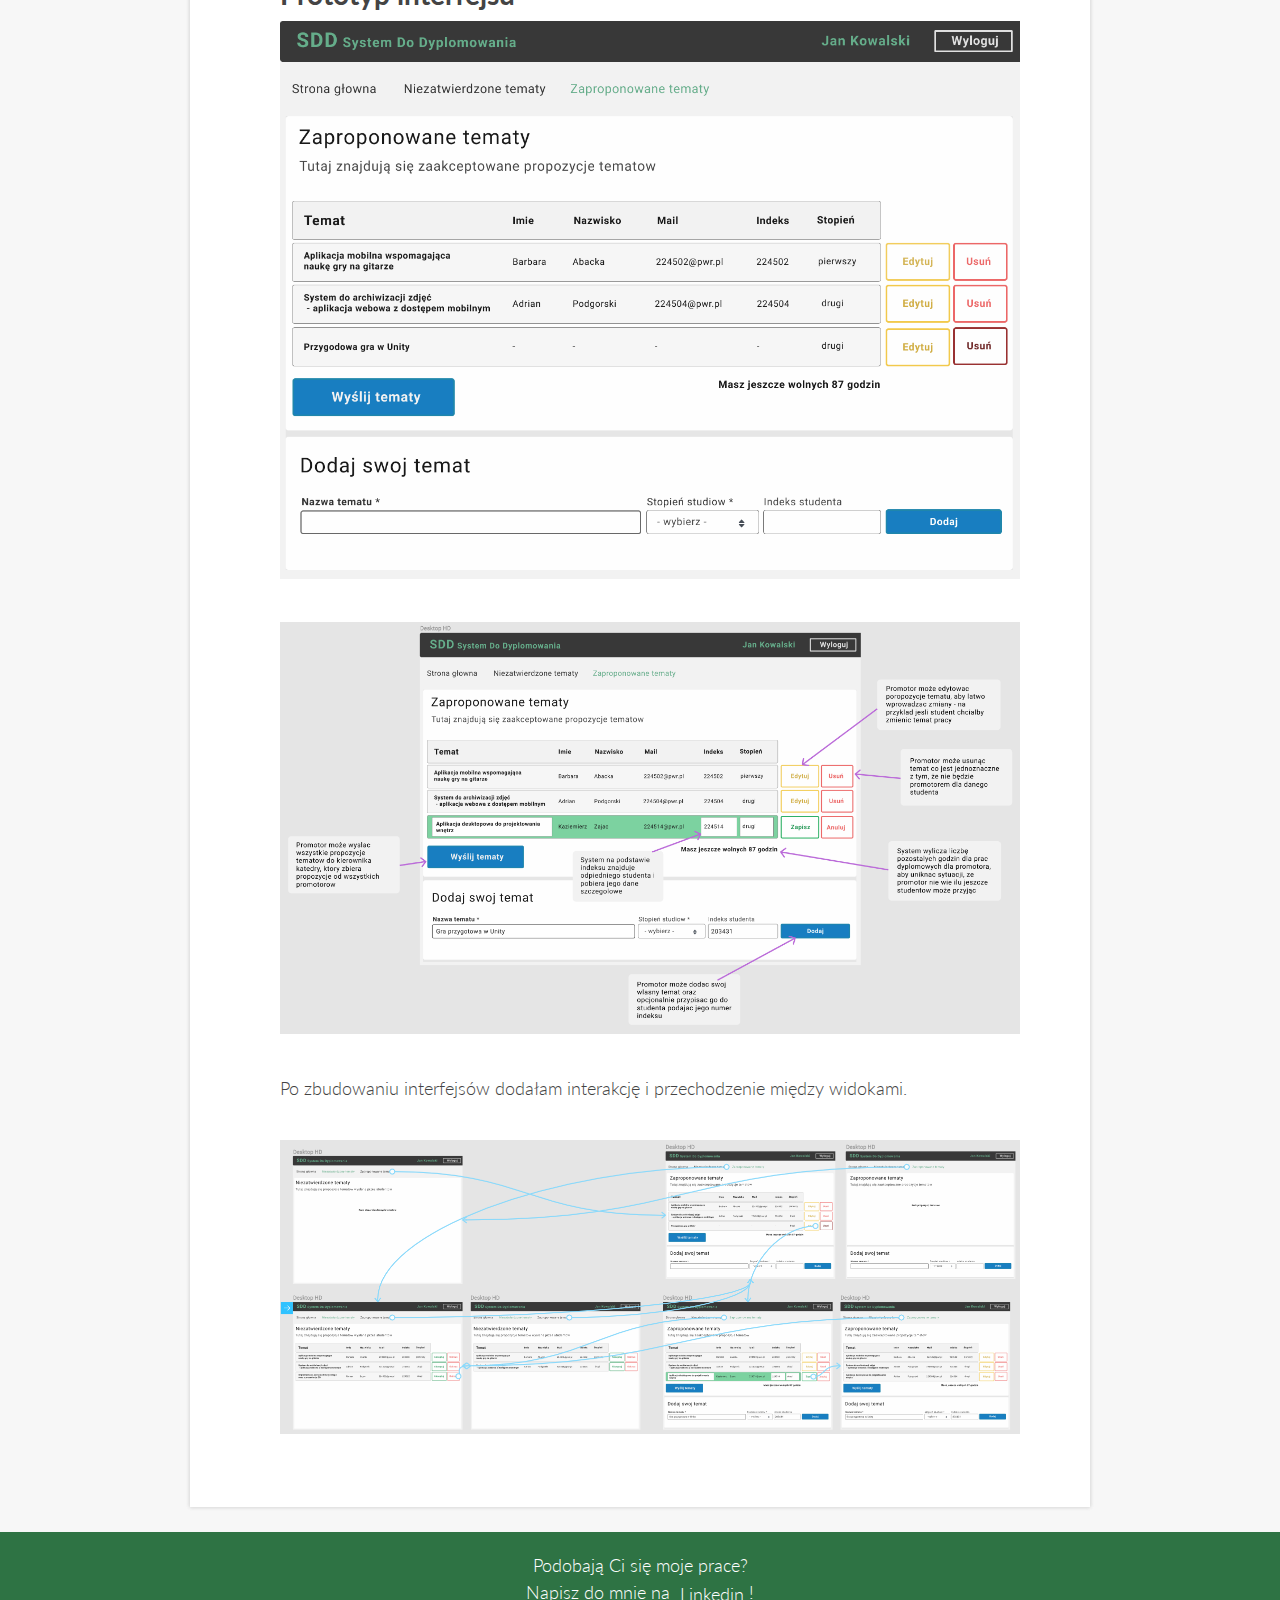
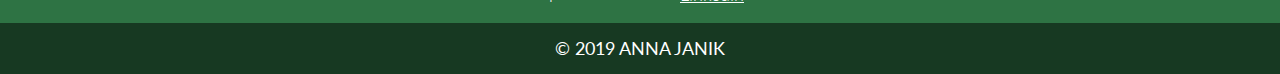
<file: sdd.html>
<!DOCTYPE  html>
<html lang='pl'>

<head>
	<meta charset='utf-8'>
	<title>Portfolio - Anna</title>
	<link href='static/styles.css' rel='stylesheet' />
	<link href="https://fonts.googleapis.com/css?family=Roboto" rel="stylesheet">
	<link href="https://fonts.googleapis.com/css?family=Raleway" rel="stylesheet">
	<link href="https://fonts.googleapis.com/css?family=Lato:300,400,700,900" rel="stylesheet">
	<link href="https://fonts.googleapis.com/css?family=Lora:400,700|Montserrat:300,400,400i,500,600|Open+Sans:300,300i,400,600" rel="stylesheet">
	<script type="text/javascript">
		var _paq = _paq || [];
		_paq.push(['trackPageView']);
		_paq.push(['enableLinkTracking']);
		(function() {
			var u = "//stats11.mydevil.net/";
			_paq.push(['setTrackerUrl', u + 'piwik.php']);
			_paq.push(['setSiteId', '301']);
			var d = document,
				g = d.createElement('script'),
				s = d.getElementsByTagName('script')[0];
			g.type = 'text/javascript';
			g.async = true;
			g.defer = true;
			g.src = u + 'piwik.js';
			s.parentNode.insertBefore(g, s);
		})();
	</script>
</head>

<body>
	<!--<img src="https://stats11.mydevil.net/piwik.php?idsite=301&amp;rec=1&amp;action_name=portfolio" style="border:0" alt="" />-->
	<div id="content">
		<div class="project-info" id="sdd">
			<nav class="powrot lapka">
				<a href="index.html"><span class="lsaquo">&lsaquo;</span> Powrót do portfolio</a>
			</nav>
			<div id="project">
				<h1>System Do Dyplomowania</h1>
				<h2><span class="bold uppercase">SDD</span></h2>
			</div>
		</div>

		<div class="articles">
			<div class="sections">
				<section class="chapter">
					<h4 class="proj-header">Wizja systemu</h4>
					<p class="medium section">
						Moim zadaniem było zaprojektowanie systemu, który zautomatyzowałby wszystkie czynności w procesie dypomowania, które były wcześniej wykonywane ręcznie.</p>
					<ol class="medium" type="a">
						<li>Zebrałam informacje dotyczące całego procesu dyplomowania na uczelni</li>
						<li>Odkryłam problemy wynikające z obecnego systemu</li>
						<li>Zebrałam wymagania użytkowników</li>
						<li>Spisałam pomysły rozwiązań problemów</li>
						<li>Opisałam przyszłe cechy elektronicznego systemu wynikające z potrzeb użytkowników, które rozwiazałyby problemy w obecnym systemie</li>
					</ol>
					<p class="medium section">Analiza obecnego rozwiązania oraz rozmowy z przyszłymi użytkownikami pozwoliły odkryć problemy - dzięki zebranym informacjom zaproponowałam rozwiązanie w projektowanym systemie:</p>
					<p class="medium section"><span class="red">Problem</span>: Znalezienie wolnego tematu. <br> <span class="green">Rozwiązanie</span>: Dostępna wiedza z listą wolnych tematów.</p>
					<p class="medium section"><span class="red">Problem</span>: Informacja o zmianie tematów. <br> <span class="green">Rozwiązanie</span>: Dostępna akutalna wiedza, który student realizuje jaki temat.</p>
					<p class="medium section"><span class="red">Problem</span>: Brak informacji o tym, czy promotor osiąga limit dyplomantów. <br> <span class="green">Rozwiązanie</span>: Dostępna informacja o liczbie wolnych godzin/dyplomantów. Powiadomienie o
						osiągnięciu limitu.</p>
					<p class="medium section"><span class="red">Problem</span>: Wybór recenzenta. <br> <span class="green">Rozwiązanie</span>: Dostępna wiedza o tym ile recenzent ma przypisanych prac, wiedza o stopniach naukowych recenzentów.</p>
				</section>
				<section class="chapter">
					<h4 class="proj-header">Specyfikacja wymagań</h4>
					<p class="medium section">Posiadając wymagania użytkowników mogłam zdefiniować je w formie historyjek oraz diagramu przypadków użycia.</p>
					<img class="diagram" src="static/img/sdd/sdd-useCase.png"></img>
					<p class="medium section">Następnie zdefiniowałam diagram domenowy, który wstępnie przedstawi strukturę klas w tworzonym systemie.</p>
					<img class="diagram" src="static/img/sdd/sdd-classDiagram.png"></img>
					<p> </p>
				</section>
				<section class="chapter">
					<h4 class="proj-header">Specyfikcja przypadków użycia</h3>
						<p class="medium section">Poprzez obszerność projektowanego systemu zdecydowałam się zautomatyzować procesy, które zwiazane są z <b>propozycjami tematów</b></p>
						<ul class="medium">
							<li>Zatwierdzanie propozycji tematów</li>
							<li>Zarządzanie zaakceptowanymi propozycjami tematów</li>
						</ul>
						<p class="medium section">Użytkownikiem zaprojektowanej części systemu będzie promotor.</p>
						<p class="medium section">Dla wybranych przypadków użycia napisałam scenariusze korzystania z systemu wraz z wątkami alternatywnymi.<p>
								<p class="medium section">W kolejnym kroku zbudowałam diagram klas.<p>
										<img class="diagram" src="static/img/sdd/sdd-domainDiagram.png"></img>
										<!-- <img class="diagram" src="static/img/sdd/sdd-useCase.png"></img> -->
				</section>
				<section class="chapter">
					<h4 class="proj-header">Prototyp interfejsu</h3>
						<img class="diagram" src="static/img/7/1.png"></img>
						<img class="diagram" src="static/img/7/2.png"></img>
						<p class="medium section">Po zbudowaniu interfejsów dodałam interakcję i przechodzenie między widokami.</p>
						<img class="diagram" src="static/img/sdd/sdd-siteMap.png"></img>
						<!-- <img class="diagram" src="static/img/sdd/sdd-useCase.png"></img> -->
				</section>
			</div>
		</div>

		<footer class="footer" id="contact">
			<p>Podobają Ci się moje prace?<br>Napisz do mnie na <a href="https://www.linkedin.com/in/janik-anna/" target="_blank">Linkedin</a>!</p>
			<div>
				<p id="sign">&copy 2019 ANNA JANIK</p>
			</div>
		</footer>
	</div>
</body>

</html>
</file>
<file: static/styles.css>
body {
  margin: 0;
  font-family: "Lato", serif;
  width: 100%; }

h1 {
  font-size: 22px;
  font-weight: 400;
  margin-bottom: 15px;
  letter-spacing: 2px;
  color: white;
  font-family: "Lato", sans-serif;
  text-shadow: 0 0 10px black; }

h2 {
  font-family: "Lato", sans-serif;
  color: white;
  font-size: 48px;
  font-weight: 400;
  letter-spacing: 10px;
  margin-top: 0;
  margin-bottom: 20px;
  text-shadow: 0 0 10px black; }
  h2 span {
    font-weight: 700; }

h3 {
  color: #3d745e;
  font-family: "Lato", sans-serif;
  letter-spacing: 4px;
  font-size: 24px;
  font-weight: 700;
  text-align: center;
  margin: 50px 0 30px 0;
  margin-bottom: 50px; }

h4 {
  margin: 0px;
  margin-top: 5px;
  margin-bottom: -5px;
  text-align: left;
  font-size: 26px;
  font-family: "Lato", sans-serif;
  font-weight: 700; }

h5 {
  text-align: left;
  margin: 0;
  font-size: 20px;
  font-family: "Lato", sans-serif; }

#h3-about {
  margin-bottom: 40px;
  margin-top: 60px; }

section.chapter {
  max-width: 740px; }

.some-link:hover {
  color: #FF8A8A; }

a {
  color: #3d745e; }

div.button a {
  text-decoration: none;
  border-radius: 18px;
  font-size: 18px;
  font-weight: bold;
  color: white;
  background-color: rgba(255, 255, 255, 0.4);
  padding: 15px 35px;
  font-family: "Lato", sans-serif;
  letter-spacing: 1.5px;
  cursor: pointer;
  letter-spacing: 1px;
  text-shadow: 0 0 10px black;
  box-shadow: 0 0 15px black; }
  div.button a.primary:hover {
    box-shadow: none;
    transition: 0.2s;
    background-color: #6eb356;
    text-shadow: none; }
  div.button a.secondary {
    font-weight: 400;
    font-size: 18px;
    padding: 5px 30px;
    color: white;
    background-color: #559d86;
    box-shadow: none;
    text-shadow: none; }
    div.button a.secondary:hover {
      color: white;
      background-color: #6eb356; }
  @media only screen and (max-device-width: 700px) {
    div.button a.secondary {
      padding: 5px 100px; } }

.pink {
  color: #E27373; }

.uppercase {
  text-transform: uppercase; }

p, ol, ul {
  font-family: "Lato", serif;
  font-weight: 300;
  font-size: 16px;
  text-align: left;
  color: #444;
  line-height: 150%; }

p.hidden {
  font-size: 0; }

p.medium, ol.medium, ul.medium {
  font-size: 18px; }
  p.medium span.bold, ol.medium span.bold, ul.medium span.bold {
    font-weight: bold; }

p.large {
  font-size: 18px; }

footer {
  background-repeat: no-repeat;
  background-size: cover;
  background-position: top;
  background-color: #2e7344;
  padding: 15px 0 0 0;
  background-repeat: no-repeat;
  background-size: cover; }
  footer p {
    font-size: 18px;
    color: white; }
    footer p a {
      color: white;
      padding-bottom: 5px; }
  footer p, footer a {
    font-family: "Lato", sans-serif;
    text-align: center;
    vertical-align: middle;
    margin: 5px; }
  footer div {
    background-color: rgba(0, 0, 0, 0.5); }
    footer div #sign {
      color: white;
      margin: 15px 0 0 0;
      padding: 12px;
      font-size: 18px;
      font-weight: 400; }

.medium.project-name {
  font-size: 130%;
  font-weight: bold;
  margin: 0; }

@media only screen and (max-device-width: 800px) {
  .medium.project-name {
    font-size: 250%; } }
.grid {
  text-align: center;
  background-color: white;
  color: #444; }

.modal {
  display: none;
  /* Hidden by default */
  position: fixed;
  /* Stay in place */
  z-index: 1;
  /* Sit on top */
  padding-top: 50px;
  /* Location of the box */
  left: 0;
  top: 0;
  width: 100%;
  /* Full width */
  height: 100%;
  /* Full height */
  overflow: auto;
  /* Enable scroll if needed */
  background-color: black;
  /* Fallback color */
  background-color: rgba(0, 0, 0, 0.9);
  /* Black w/ opacity */ }

/* Modal Content (image) */
.modal-content {
  margin: auto;
  display: block;
  max-height: 80%;
  max-height: 700px;
  margin-bottom: 10px; }

/* Caption of Modal Image */
#caption {
  margin: auto;
  display: block;
  width: 80%;
  max-width: 700px;
  text-align: center;
  color: #ccc;
  padding: 10px 0;
  height: 150px; }

/* Add Animation */
.modal-content, #caption {
  -webkit-animation-name: zoom;
  -webkit-animation-duration: 0.7s;
  animation-name: zoom;
  animation-duration: 0.7s; }

@-webkit-keyframes zoom {
  from {
    -webkit-transform: scale(0.75); }
  to {
    -webkit-transform: scale(1); } }
@keyframes zoom {
  from {
    transform: scale(0.75); }
  to {
    transform: scale(1); } }
/* The Close Button */
.close {
  position: fixed;
  top: 15px;
  right: 35px;
  color: #f1f1f1;
  font-size: 40px;
  font-weight: bold;
  transition: 0.3s; }
  .close:hover, .close:focus {
    color: #3d745e;
    text-decoration: none;
    cursor: pointer; }

/* 100% Image Width on Smaller Screens */
@media only screen and (max-width: 600px) {
  .modal-content {
    max-width: 100%; } }
@media only screen and (min-width: 600px) {
  .modal-content {
    max-width: 80%; } }
.box {
  text-align: center;
  min-width: 300px; }
  .box.home {
    background-color: transparent; }

#introduction {
  background-color: transparent;
  margin-top: 0;
  width: auto;
  background-image: url("img/leaves.jpg");
  background-repeat: no-repeat;
  background-size: cover;
  background-position: top; }
  #introduction h1 {
    margin-top: 65px; }
  #introduction div {
    padding: 30px; }

nav.home {
  font-family: "Lato", sans-serif;
  letter-spacing: 0.25px;
  font-size: 18px;
  display: inline-block;
  border-radius: 5px;
  width: 100%;
  background-color: rgba(0, 0, 0, 0.2);
  font-weight: 400;
  transition: 0.5s; }
  nav.home:hover {
    background-color: rgba(255, 255, 255, 0);
    transition: 0.5s; }
  nav.home div.top-links {
    margin: 0;
    width: auto;
    background: white;
    padding: 0;
    margin-bottom: 157px;
    text-align: right; }
    nav.home div.top-links a {
      text-decoration: none;
      margin: 30px 40px;
      color: #444; }
      nav.home div.top-links a:hover {
        color: #559d86; }
    @media only screen and (max-device-width: 1100px) {
      nav.home div.top-links a {
        margin: 30px 15px; } }
    nav.home div.top-links a#me {
      text-transform: uppercase;
      letter-spacing: 3px;
      float: left;
      margin: auto;
      font-size: 19px; }
      nav.home div.top-links a#me span {
        font-weight: 700;
        font-size: 18px; }
  nav.home hr {
    border: 0;
    height: 1px;
    background: #bed590;
    margin-top: 20px; }

nav.home > div:nth-child(4) {
  margin-bottom: 170px; }

hr {
  border: 0;
  height: 1px;
  background: #bed590;
  margin-top: 20px; }

@media only screen and (max-width: 380px) {
  nav.home a {
    margin: 8px; }

  h1 {
    font-size: 95%; } }
.grid {
  text-align: center;
  background-color: white;
  color: #444; }

.about {
  display: grid;
  grid-gap: 5px;
  padding: 0 40px 10px;
  grid-template-areas: "header" "avatar" "text1" "text2"; }

@media only screen and (max-device-width: 550px) {
  .who-i-am p.medium {
    font-size: 100%; } }
@media only screen and (min-device-width: 790px) {
  .about {
    display: grid;
    grid-gap: 5px;
    grid-template-columns: auto 250px 250px 250px auto;
    grid-template-areas: "... header header header ..." "... avatar text1 text1 ..." "... ... text1 text1 ..."; }

  .avatar {
    grid-area: avatar;
    margin-top: 5px; }

  .about {
    padding: 0 20px 10px; } }
@media only screen and (min-device-width: 1200px) {
  .about {
    grid-template-columns: auto 300px 300px 300px auto; } }
.what-i-do,
.who-i-am {
  text-align: left; }

.who-i-am {
  grid-area: text1; }

.what-i-do {
  grid-area: text2;
  margin-top: 10px; }

.header {
  grid-area: header; }

.avatar {
  grid-area: avatar;
  margin-bottom: 10px;
  display: inline-block;
  margin: 0 auto;
  border-radius: 50%; }

@media only screen and (max-device-width: 900px) {
  .grid.design {
    text-align: center; }

  .design {
    display: grid;
    grid-template-columns: auto 80% auto;
    grid-template-areas: "... design1 ..." "... design2 ..." "... design3 ..."; }

  .implem {
    display: grid;
    grid-template-columns: auto 80% auto;
    grid-template-areas: "... implem1 ..." "... implem2 ..." "... implem3 ..."; }

  .design1, .design2, .design3, .image, .implem1, .implem2, .implem3, .descr1, .descr2, .descr3 {
    width: 100%; }

  .implem1, .implem2, .implem3 {
    margin-bottom: 50px; }

  .image {
    margin: 0;
    cursor: pointer; }

  .design1, .design2, .design3 {
    margin-bottom: 50px; } }
@media only screen and (min-device-width: 900px) {
  .design {
    display: grid;
    grid-template-columns: auto 300px 300px 300px auto;
    grid-template-areas: "... design1 design2 design3 ..."; }

  .implem {
    display: grid;
    grid-template-columns: auto 300px 300px 300px auto;
    margin-bottom: 50px;
    grid-template-areas: "... implem1 implem2 implem3 ..."; }

  .image {
    width: 260px;
    height: 190px;
    cursor: pointer; }

  .design1, .design2, .design3 {
    width: 260px;
    margin: 10px;
    margin-bottom: 20px;
    padding: 7px;
    padding-bottom: 5px; }

  .descr1, .descr2, .descr3 {
    width: 280px; }

  .implem1, .implem2, .implem3 {
    width: 280px;
    margin-top: 0;
    margin-left: 10px; } }
.design1, .design2, .design3 {
  box-shadow: 0 6px 6px 0 #EBEBEB; }

.implem1, .implem2, .implem3 {
  box-shadow: 0 6px 6px 0 #EBEBEB; }

.descr1, .descr2, .descr3 {
  padding: 12px 20px 25px 20px;
  box-sizing: border-box;
  height: auto; }

.design1 {
  grid-area: design1; }

.design2 {
  grid-area: design2; }

.design3 {
  grid-area: design3; }

.implem1 {
  grid-area: implem1; }

.implem2 {
  grid-area: implem2; }

.implem3 {
  grid-area: implem3; }

.descr1 {
  grid-area: descr1; }

.descr2 {
  grid-area: descr2; }

.descr3 {
  grid-area: descr3; }

.ux {
  margin-bottom: 80px; }

@media only screen and (max-device-width: 800px) {
  .ux {
    display: grid;
    padding: 10px;
    grid-template-columns: auto 25% 74% auto;
    grid-template-areas: "... ux1 content1 ..." "... ux2 content2 ..." "... ux3 content3 ..." "... ux4 content4 ..." "... ux5 content5 ..." "... ux6 content6 ..."; }

  .icon {
    width: 150px;
    height: 150px;
    margin: 10px; }

  .view {
    width: 100%; } }
@media only screen and (max-device-width: 550px) {
  p.medium, ol.medium, ul.medium {
    font-size: 220%;
    line-height: 150%; }

  .ux1, .ux2, .ux3, .ux4, .ux5, .ux6 {
    height: 220px;
    margin: 80px 0; }

  h5 {
    font-size: 150%; } }
@media only screen and (min-device-width: 550px) and (max-device-width: 800px) {
  p.medium, ol.medium, ul.medium {
    font-size: 160%; }

  .ux1, .ux2, .ux3, .ux4, .ux5, .ux6 {
    height: 190px;
    margin: 40px 0; } }
@media only screen and (min-device-width: 800px) {
  .ux {
    display: grid;
    grid-template-columns: auto 280px 590px auto;
    grid-template-areas: "... ux1 content1 ..." "... ux2 content2 ..." "... ux3 content3 ..." "... ux4 content4 ..." "... ux5 content5 ..." "... ux6 content6 ..."; }

  .icon {
    width: 150px;
    height: 150px; } }
.view {
  box-shadow: 0 2px 6px 0 #EBEBEB; }

.icon {
  border-radius: 50%;
  box-shadow: 0 2px 6px 0 #EBEBEB; }

img.arrow {
  grid-area: arrow;
  width: 20px; }

.ux1-content, .ux2-content, .ux3-content, .ux4-content, .ux5-content, .ux6-content {
  height: 160px; }

.ux1-content {
  grid-area: content1; }

.ux2-content {
  grid-area: content2; }

.ux3-content {
  grid-area: content3; }

.ux4-content {
  grid-area: content4; }

.ux5-content {
  grid-area: content5; }

.ux6-content {
  grid-area: content6; }

.ux1 {
  grid-area: ux1; }

.ux2 {
  grid-area: ux2; }

.ux3 {
  grid-area: ux3; }

.ux4 {
  grid-area: ux4; }

.ux5 {
  grid-area: ux5; }

.ux6 {
  grid-area: ux6; }

.lsaquo {
  font-size: 150%; }

span.red {
  color: #c11906;
  font-family: "Lato", sans-serif; }

span.green {
  color: #3d745e;
  font-family: "Lato", sans-serif; }

.powrot {
  background-color: rgba(0, 0, 0, 0.4);
  margin-top: 0;
  margin-bottom: 150px;
  padding: 28px;
  width: auto;
  font-family: 'Roboto', sans-serif;
  letter-spacing: 0.25px;
  text-transform: uppercase;
  font-size: 18px;
  text-align: left; }
  .powrot a {
    text-decoration: none;
    margin: 16px;
    color: white;
    letter-spacing: 2px; }
    .powrot a:hover {
      color: white; }

h4.proj-header {
  margin: 50px 10px -10px 10px;
  color: #444;
  font-size: 28px; }

.project-info {
  background-repeat: no-repeat;
  background-position: right bottom, left bottom;
  background-size: 150px, 150px;
  text-align: center;
  padding: 0 0 130px 0;
  background-repeat: no-repeat;
  background-size: cover;
  background-position: center; }

#lapka {
  background-image: url("img/cats.jpg"); }

#chess {
  background-image: url("img/chess.jpg"); }

#sdd {
  background-image: url("img/books.jpg");
  background-position: top; }

.medium.section {
  padding: 0 10px; }

img.diagram {
  border-radius: 10px;
  width: 100%;
  height: auto;
  padding: 20px 0 20px 10px; }
  img.diagram.small {
    width: 70%;
    text-align: center; }

.articles {
  background-color: #f7f7f7;
  padding: 25px; }

.sections {
  display: table;
  margin: auto;
  background-color: white;
  padding: 20px 80px 50px 80px;
  box-shadow: 0 0 4px 0 #d9d9d9, 0 0 4px 0 #d9d9d9; }

/*# sourceMappingURL=styles.css.map */
</file>
